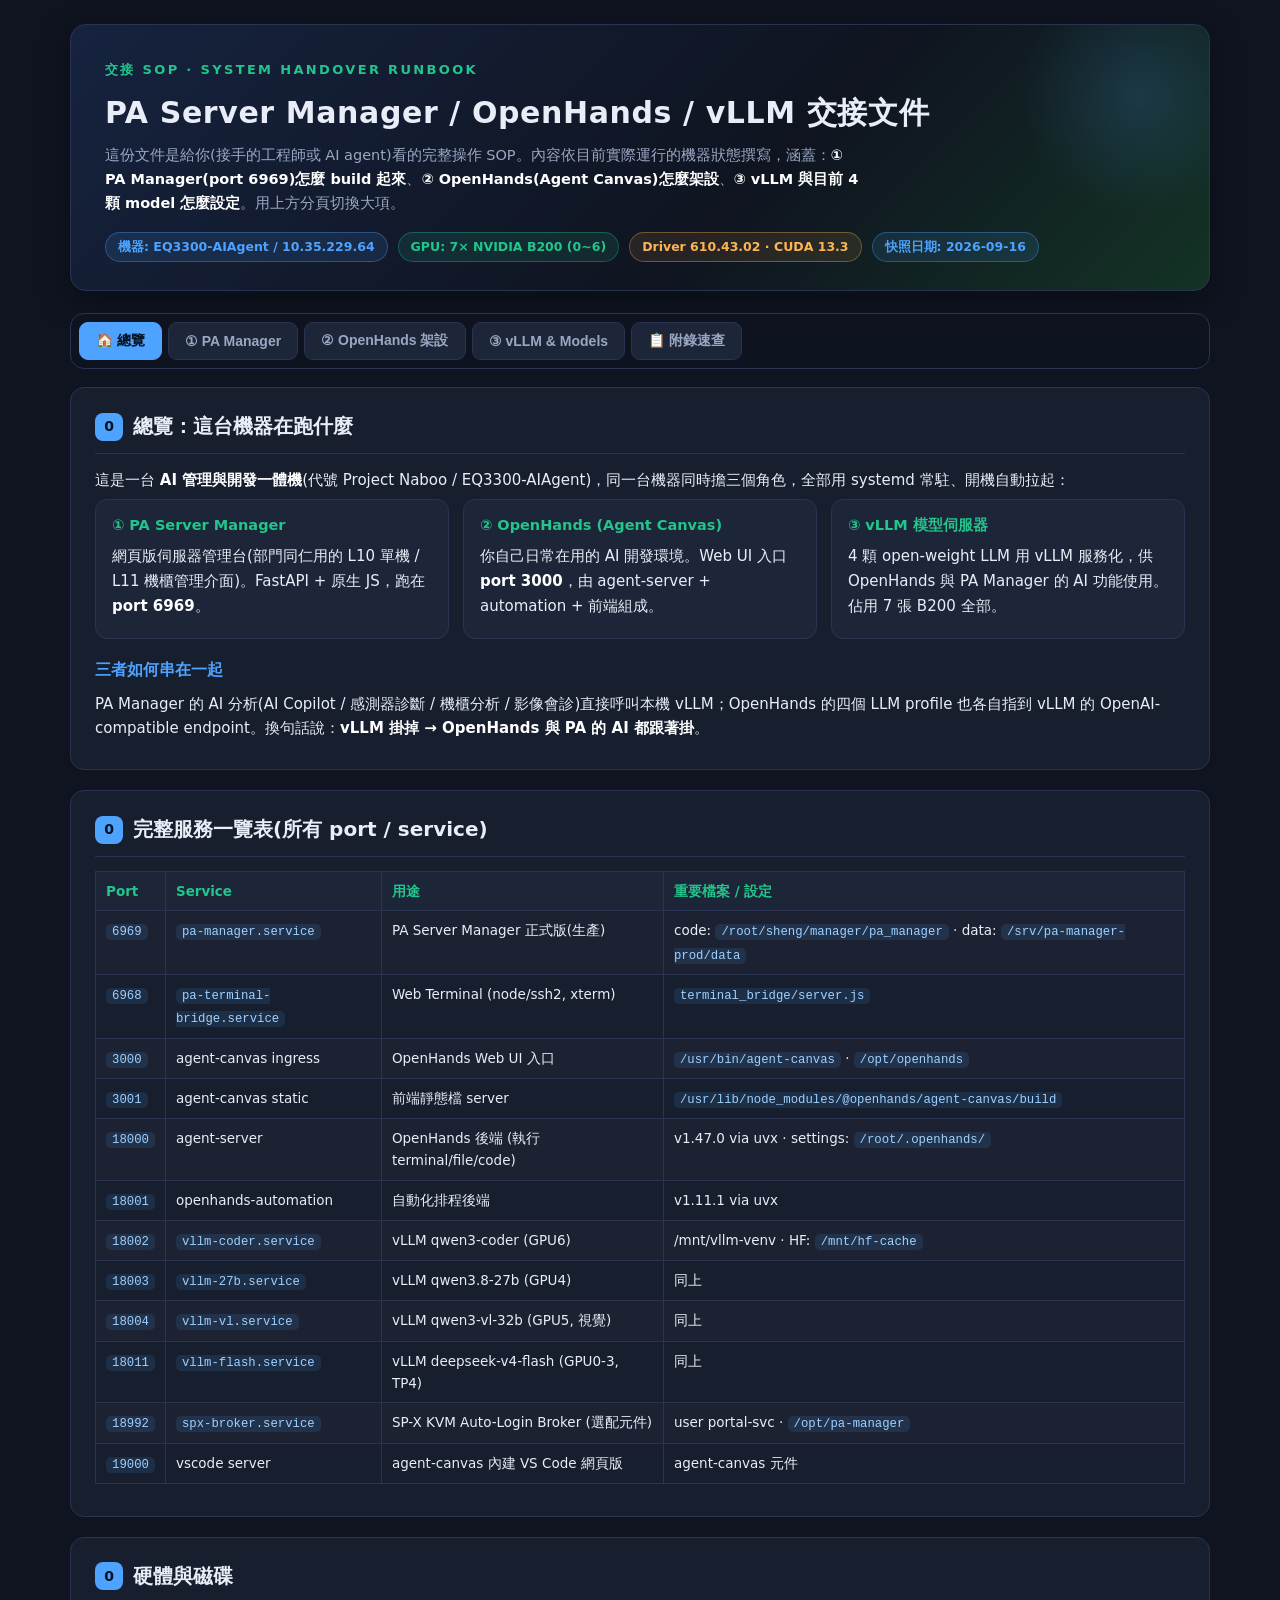
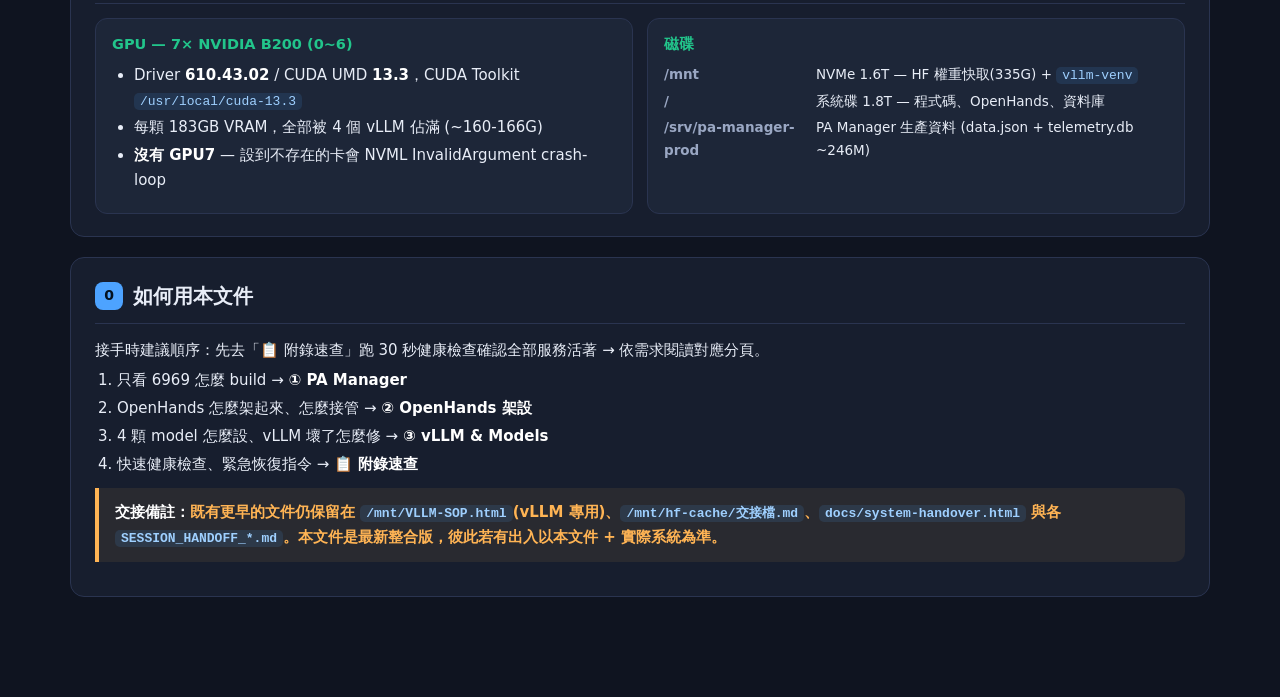
<file: docs/SOP_pa_manager_openhands_vllm.html>
<!DOCTYPE html>
<html lang="zh-Hant">
<head>
<meta charset="UTF-8">
<meta name="viewport" content="width=device-width, initial-scale=1.0">
<title>交接 SOP · PA Manager / OpenHands / vLLM</title>
<style>
:root{
  --bg:#0f1420; --panel:#171e2e; --panel2:#1d2638; --line:#2a3450;
  --ink:#e8edf7; --dim:#9aa7c3; --acc:#4da3ff; --acc2:#22c58b; --warn:#ffb454; --danger:#ff6b6b;
  --mono:"SF Mono",Consolas,"Courier New",monospace;
}
*{box-sizing:border-box;margin:0;padding:0}
html{scroll-behavior:smooth}
body{background:var(--bg);color:var(--ink);font-family:"Noto Sans TC","PingFang TC","Microsoft JhengHei",system-ui,sans-serif;line-height:1.65;font-size:15px}
#wrap{max-width:1180px;margin:0 auto;padding:24px 20px 80px}
header.hero{
  background:linear-gradient(135deg,#16233f 0%,#0f1420 60%,#143325 100%);
  border:1px solid var(--line);border-radius:16px;padding:34px 34px 28px;margin-bottom:22px;
  box-shadow:0 10px 30px rgba(0,0,0,.35);position:relative;overflow:hidden}
header.hero::after{content:"";position:absolute;right:-60px;top:-60px;width:260px;height:260px;border-radius:50%;background:radial-gradient(circle,rgba(77,163,255,.16),transparent 65%)}
.hero .eyebrow{color:var(--acc2);font-size:13px;letter-spacing:.18em;font-weight:700;text-transform:uppercase}
.hero h1{font-size:30px;margin:8px 0 6px;letter-spacing:.02em}
.hero p{color:var(--dim);font-size:14.5px;max-width:760px}
.hero .meta{margin-top:16px;display:flex;flex-wrap:wrap;gap:10px}
.pill{background:rgba(77,163,255,.12);border:1px solid rgba(77,163,255,.35);color:var(--acc);border-radius:999px;padding:4px 12px;font-size:12.5px;font-weight:600}
.pill.green{background:rgba(34,197,139,.12);border-color:rgba(34,197,139,.35);color:var(--acc2)}
.pill.amber{background:rgba(255,180,84,.10);border-color:rgba(255,180,84,.35);color:var(--warn)}
nav.tabs{display:flex;gap:6px;flex-wrap:wrap;margin-bottom:18px;position:sticky;top:10px;z-index:50;
  background:rgba(15,20,32,.88);backdrop-filter:blur(8px);padding:8px;border:1px solid var(--line);border-radius:14px}
nav.tabs button{border:1px solid var(--line);background:var(--panel2);color:var(--dim);padding:9px 16px;border-radius:9px;
  font-size:14px;font-weight:600;cursor:pointer;transition:.15s}
nav.tabs button:hover{color:var(--ink);border-color:var(--acc)}
nav.tabs button.active{background:var(--acc);border-color:var(--acc);color:#04121f}
.panel{display:none;animation:fade .25s ease}
.panel.active{display:block}
@keyframes fade{from{opacity:0;transform:translateY(6px)}to{opacity:1;transform:none}}
section.block{background:var(--panel);border:1px solid var(--line);border-radius:14px;padding:22px 24px;margin-bottom:20px}
section.block h2{font-size:20px;margin-bottom:14px;padding-bottom:10px;border-bottom:1px solid var(--line);display:flex;align-items:center;gap:10px}
section.block h2 .no{background:var(--acc);color:#04121f;border-radius:8px;min-width:28px;height:28px;display:inline-flex;align-items:center;justify-content:center;font-size:14px;font-weight:800}
h3{font-size:16px;margin:18px 0 8px;color:var(--acc)}
h4{font-size:14.5px;margin:14px 0 6px;color:var(--acc2)}
p{margin:6px 0}
ul,ol{margin:6px 0 6px 22px}
li{margin:3px 0}
b,strong{color:#fff}
a{color:var(--acc);text-decoration:none}
a:hover{text-decoration:underline}
code{font-family:var(--mono);background:rgba(77,163,255,.12);color:#9fd0ff;padding:1px 6px;border-radius:5px;font-size:13px}
pre{background:#0a0e18;border:1px solid var(--line);border-radius:10px;padding:14px 16px;overflow-x:auto;margin:10px 0;font-size:12.8px;line-height:1.5}
pre code{background:none;color:#c9e6ff;padding:0}
table{width:100%;border-collapse:collapse;margin:10px 0;font-size:13.5px}
th,td{border:1px solid var(--line);padding:8px 10px;text-align:left;vertical-align:top}
th{background:var(--panel2);color:var(--acc2);font-weight:700;white-space:nowrap}
tr:nth-child(even) td{background:rgba(255,255,255,.02)}
td code{font-size:12.3px}
.ok{color:var(--acc2);font-weight:700}
.warn{color:var(--warn);font-weight:700}
.bad{color:var(--danger);font-weight:700}
.callout{border-left:4px solid var(--acc);background:rgba(77,163,255,.08);padding:12px 16px;border-radius:0 10px 10px 0;margin:12px 0}
.callout.warn{border-color:var(--warn);background:rgba(255,180,84,.08)}
.callout.danger{border-color:var(--danger);background:rgba(255,107,107,.08)}
.callout.green{border-color:var(--acc2);background:rgba(34,197,139,.08)}
.grid2{display:grid;grid-template-columns:repeat(auto-fit,minmax(320px,1fr));gap:14px}
.card{background:var(--panel2);border:1px solid var(--line);border-radius:12px;padding:14px 16px}
.card h4{margin-top:0}
.kv{display:grid;grid-template-columns:140px 1fr;gap:4px 12px;font-size:13.5px}
.kv b{color:var(--dim)}
.toc{display:grid;grid-template-columns:repeat(auto-fit,minmax(220px,1fr));gap:10px;margin-top:6px}
.toc a{display:block;background:var(--panel2);border:1px solid var(--line);border-radius:10px;padding:10px 14px;font-weight:600;font-size:13.5px}
.toc a:hover{border-color:var(--acc)}
footer{margin-top:30px;color:var(--dim);font-size:12.5px;text-align:center;border-top:1px solid var(--line);padding-top:16px}
@media print{nav.tabs{display:none}.panel{display:block!important}.panel+.panel{margin-top:40px;page-break-before:always}body{background:#fff;color:#000}section.block{background:#fff;border-color:#ccc}}
</style>
</head>
<body>
<div id="wrap">
<header class="hero">
  <div class="eyebrow">交接 SOP · System Handover Runbook</div>
  <h1>PA Server Manager / OpenHands / vLLM 交接文件</h1>
  <p>這份文件是給你(接手的工程師或 AI agent)看的完整操作 SOP。內容依目前實際運行的機器狀態撰寫，涵蓋：<b>① PA Manager(port 6969)怎麼 build 起來</b>、<b>② OpenHands(Agent Canvas)怎麼架設</b>、<b>③ vLLM 與目前 4 顆 model 怎麼設定</b>。用上方分頁切換大項。</p>
  <div class="meta">
    <span class="pill">機器: EQ3300-AIAgent / 10.35.229.64</span>
    <span class="pill green">GPU: 7× NVIDIA B200 (0~6)</span>
    <span class="pill amber">Driver 610.43.02 · CUDA 13.3</span>
    <span class="pill">快照日期: 2026-09-16</span>
  </div>
</header>

<nav class="tabs" id="tabs">
  <button data-tab="tab0" class="active">🏠 總覽</button>
  <button data-tab="tab1">① PA Manager</button>
  <button data-tab="tab2">② OpenHands 架設</button>
  <button data-tab="tab3">③ vLLM &amp; Models</button>
  <button data-tab="tab4">📋 附錄速查</button>
</nav>

<div class="panel active" id="tab0">
  <section class="block">
    <h2><span class="no">0</span> 總覽：這台機器在跑什麼</h2>
    <p>這是一台 <b>AI 管理與開發一體機</b>(代號 Project Naboo / EQ3300-AIAgent)，同一台機器同時擔三個角色，全部用 systemd 常駐、開機自動拉起：</p>
    <div class="grid2">
      <div class="card">
        <h4>① PA Server Manager</h4>
        <p>網頁版伺服器管理台(部門同仁用的 L10 單機 / L11 機櫃管理介面)。FastAPI + 原生 JS，跑在 <b>port 6969</b>。</p>
      </div>
      <div class="card">
        <h4>② OpenHands (Agent Canvas)</h4>
        <p>你自己日常在用的 AI 開發環境。Web UI 入口 <b>port 3000</b>，由 agent-server + automation + 前端組成。</p>
      </div>
      <div class="card">
        <h4>③ vLLM 模型伺服器</h4>
        <p>4 顆 open-weight LLM 用 vLLM 服務化，供 OpenHands 與 PA Manager 的 AI 功能使用。佔用 7 張 B200 全部。</p>
      </div>
    </div>
    <h3>三者如何串在一起</h3>
    <p>PA Manager 的 AI 分析(AI Copilot / 感測器診斷 / 機櫃分析 / 影像會診)直接呼叫本機 vLLM；OpenHands 的四個 LLM profile 也各自指到 vLLM 的 OpenAI-compatible endpoint。換句話說：<b>vLLM 掛掉 → OpenHands 與 PA 的 AI 都跟著掛</b>。</p>
  </section>

  <section class="block">
    <h2><span class="no">0</span> 完整服務一覽表(所有 port / service)</h2>
    <table>
      <tr><th>Port</th><th>Service</th><th>用途</th><th>重要檔案 / 設定</th></tr>
      <tr><td><code>6969</code></td><td><code>pa-manager.service</code></td><td>PA Server Manager 正式版(生產)</td><td>code: <code>/root/sheng/manager/pa_manager</code> · data: <code>/srv/pa-manager-prod/data</code></td></tr>
      <tr><td><code>6968</code></td><td><code>pa-terminal-bridge.service</code></td><td>Web Terminal (node/ssh2, xterm)</td><td><code>terminal_bridge/server.js</code></td></tr>
      <tr><td><code>3000</code></td><td>agent-canvas ingress</td><td>OpenHands Web UI 入口</td><td><code>/usr/bin/agent-canvas</code> · <code>/opt/openhands</code></td></tr>
      <tr><td><code>3001</code></td><td>agent-canvas static</td><td>前端靜態檔 server</td><td><code>/usr/lib/node_modules/@openhands/agent-canvas/build</code></td></tr>
      <tr><td><code>18000</code></td><td>agent-server</td><td>OpenHands 後端 (執行 terminal/file/code)</td><td>v1.47.0 via uvx · settings: <code>/root/.openhands/</code></td></tr>
      <tr><td><code>18001</code></td><td>openhands-automation</td><td>自動化排程後端</td><td>v1.11.1 via uvx</td></tr>
      <tr><td><code>18002</code></td><td><code>vllm-coder.service</code></td><td>vLLM qwen3-coder (GPU6)</td><td>/mnt/vllm-venv · HF: <code>/mnt/hf-cache</code></td></tr>
      <tr><td><code>18003</code></td><td><code>vllm-27b.service</code></td><td>vLLM qwen3.8-27b (GPU4)</td><td>同上</td></tr>
      <tr><td><code>18004</code></td><td><code>vllm-vl.service</code></td><td>vLLM qwen3-vl-32b (GPU5, 視覺)</td><td>同上</td></tr>
      <tr><td><code>18011</code></td><td><code>vllm-flash.service</code></td><td>vLLM deepseek-v4-flash (GPU0-3, TP4)</td><td>同上</td></tr>
      <tr><td><code>18992</code></td><td><code>spx-broker.service</code></td><td>SP-X KVM Auto-Login Broker (選配元件)</td><td>user portal-svc · <code>/opt/pa-manager</code></td></tr>
      <tr><td><code>19000</code></td><td>vscode server</td><td>agent-canvas 內建 VS Code 網頁版</td><td>agent-canvas 元件</td></tr>
    </table>
  </section>

  <section class="block">
    <h2><span class="no">0</span> 硬體與磁碟</h2>
    <div class="grid2">
      <div class="card">
        <h4>GPU — 7× NVIDIA B200 (0~6)</h4>
        <ul>
          <li>Driver <b>610.43.02</b> / CUDA UMD <b>13.3</b>，CUDA Toolkit <code>/usr/local/cuda-13.3</code></li>
          <li>每顆 183GB VRAM，全部被 4 個 vLLM 佔滿 (~160-166G)</li>
          <li><b>沒有 GPU7</b> — 設到不存在的卡會 NVML InvalidArgument crash-loop</li>
        </ul>
      </div>
      <div class="card">
        <h4>磁碟</h4>
        <div class="kv">
          <b>/mnt</b><span>NVMe 1.6T — HF 權重快取(335G) + <code>vllm-venv</code></span>
          <b>/</b><span>系統碟 1.8T — 程式碼、OpenHands、資料庫</span>
          <b>/srv/pa-manager-prod</b><span>PA Manager 生產資料 (data.json + telemetry.db ~246M)</span>
        </div>
      </div>
    </div>
  </section>

  <section class="block">
    <h2><span class="no">0</span> 如何用本文件</h2>
    <p>接手時建議順序：先去「📋 附錄速查」跑 30 秒健康檢查確認全部服務活著 → 依需求閱讀對應分頁。</p>
    <ol>
      <li>只看 6969 怎麼 build → <b>① PA Manager</b></li>
      <li>OpenHands 怎麼架起來、怎麼接管 → <b>② OpenHands 架設</b></li>
      <li>4 顆 model 怎麼設、vLLM 壞了怎麼修 → <b>③ vLLM &amp; Models</b></li>
      <li>快速健康檢查、緊急恢復指令 → <b>📋 附錄速查</b></li>
    </ol>
    <div class="callout warn"><b>交接備註：</b>既有更早的文件仍保留在 <code>/mnt/VLLM-SOP.html</code>(vLLM 專用)、<code>/mnt/hf-cache/交接檔.md</code>、<code>docs/system-handover.html</code> 與各 <code>SESSION_HANDOFF_*.md</code>。本文件是最新整合版，彼此若有出入以本文件 + 實際系統為準。</div>
  </section>
</div>

<div class="panel" id="tab1">
  <section class="block">
    <h2><span class="no">1</span> PA Manager — 專案是什麼</h2>
    <p><b>Wistron PA Server Manager</b>：AI GPU 伺服器(與機櫃)的集中式網頁管理台，把 <b>L10(單機)</b> 與 <b>L11(機櫃)</b> 監控/控制統一在一個畫面。被控主機<b>不用裝 agent</b>，全靠 SSH(OS) + IPMI/BMC 溝通。歷史 telemetry 存 SQLite；瀏覽器內的終端機由獨立的 node/ssh2 bridge 提供。</p>
    <ul>
      <li>後端 <b>FastAPI (Python 3.12)</b>；前端 <b>原生 JavaScript</b>(無 framework、無 build step)</li>
      <li>GitHub: <code>https://github.com/wistroneq3300/pa-server-manager</code></li>
      <li>本機 checkout: <code>/root/sheng/manager/pa_manager</code>(git remote 指到上面 repo)</li>
    </ul>
    <h3>功能重點</h3>
    <div class="grid2">
      <div class="card"><h4>L10 單機</h4>系統增刪 / OS SSH、BMC、硬體清單(CPU/DIMM/SSD/GPU/NIC)、sensor 即時與歷史、<b>sensor AI 診斷</b>、電源控制、GPU 資訊。</div>
      <div class="card"><h4>L11 機櫃</h4>機櫃平面圖(U 槽)、拓樸圖、整櫃 telemetry、<b>機櫃 AI 分析</b>。</div>
      <div class="card"><h4>Terminal / 廣播</h4>瀏覽器內 xterm(OS+BMC)、系統廣播(一次送指令到多台)。</div>
      <div class="card"><h4>KVM</h4>單機 KVM(noVNC→BMC RFB)、KVM 同步廣播、SP-X 自動登入 broker。</div>
      <div class="card"><h4>AI Copilot</h4>自然語言操作界面，接本機 vLLM(見下方「AI 如何接 vLLM」)。</div>
      <div class="card"><h4>測試資料庫</h4>測試項目庫(testlib)管理、上傳 / 管理與檢視。</div>
    </div>
  </section>

  <section class="block">
    <h2><span class="no">1</span> 程式碼架構(資料夾)</h2>
    <pre><code>pa_manager/
├── main.py                 # FastAPI 主程式（後端全部邏輯，~130KB）
├── telemetry_core.py       # telemetry 收集 / 解析（含 AMD rocm-smi）
├── kvm_bridge.py           # KVM(RFB) proxy
├── requirements.txt        # Python 依賴（固定版本）
├── run.sh                  # 試跑用啟動 script
├── pa-manager.service      # systemd 範例（注意：路徑與實裝不同，見下）
├── static/                 # 前端（index.html + css + js/app.js）
├── terminal_bridge/        # node/ssh2 終端 bridge（獨立 service）
├── deploy/                 # SP-X broker 相關
├── spx_kvm_broker/         # SP-X KVM broker 套件（8 模組）
├── scripts/                # 測試資料庫建置/修復批次腳本
├── data/                   # 試用資料（生產資料在 /srv/pa-manager-prod/data）
└── tests/                  # 測試</code></pre>
    <p><b>重要路徑差異：</b>repo 內的 <code>pa-manager.service</code> <span class="warn">樣本檔</span>寫的是 <code>WorkingDirectory=/root/user/manager/pa_manager</code>(舊路徑)，而 <b>實際上裝在 /etc/systemd/system/ 的版本</b>已改成正確的 <code>/root/sheng/manager/pa_manager</code>。部署時若直接複製 repo 樣本會起不來，務必對照實裝 unit 修改。</p>
  </section>

  <section class="block">
    <h2><span class="no">1</span> 從零 Build（乾淨機器 / 乾淨 clone）</h2>
    <p>前置需求：<b>Linux + Python 3.12 + Node.js 18+</b>。</p>
    <h3>Step 1 — 抓程式碼</h3>
    <pre><code>git clone https://github.com/wistroneq3300/pa-server-manager.git
cd pa-server-manager</code></pre>
    <h3>Step 2 — Python 環境 + 依賴</h3>
    <pre><code>python3 -m venv .venv
source .venv/bin/activate
pip install -r requirements.txt</code></pre>
    <h3>Step 3 — Terminal bridge 的 node 依賴</h3>
    <pre><code>cd terminal_bridge
npm ci          # 用 package-lock.json（ssh2 + ws）
cd ..</code></pre>
    <h3>Step 4 — 準備資料目錄</h3>
    <p>程式讀 <code>PA_DATA_DIR</code> 環境變數（沒設就用程式所在目錄）。生產建議獨立資料夾：</p>
    <pre><code>export PA_DATA_DIR=/srv/pa-manager-prod/data
mkdir -p "$PA_DATA_DIR"</code></pre>
    <p>首次啟動資料夾是空的也行，上線後在網頁「Add System」建機台。若<span class="warn">遷移既有站</span>，就把舊的 <code>data.json</code> 與 <code>telemetry.db</code> 複製進去。</p>
    <h3>Step 5 — 啟動（試跑 vs 正式）</h3>
    <p><b>試跑（port 8788）：</b></p>
    <pre><code>source .venv/bin/activate
PORT=8788 bash run.sh
# http://localhost:8788/</code></pre>
    <p><b>正式（systemd, port 6969）：</b></p>
    <pre><code>sudo cp pa-manager.service pa-terminal-bridge.service /etc/systemd/system/
# ⚠️ 一定要編輯兩支 unit：WorkingDirectory、ExecStart 的 python 路徑、
#    Environment PA_DATA_DIR，都改成這台機器的實際路徑
sudo systemctl daemon-reload
sudo systemctl enable --now pa-terminal-bridge   # 先起 node bridge
sudo systemctl enable --now pa-manager           # 再起 python 後端
sudo systemctl status pa-manager pa-terminal-bridge</code></pre>
    <div class="callout"><b>兩支服務都要跑</b>，且 <code>pa-terminal-bridge</code> 要能讀同一個 <code>$PA_DATA_DIR/data.json</code>(它從這裡取機台帳密，不信任前端傳的密碼)。</div>
    <h3>Step 6 — 驗證</h3>
    <ul>
      <li>開 <code>http://&lt;host&gt;:6969/</code> UI 有出來</li>
      <li>System Manager 加一台(OS IP/user/pass) → 開 web terminal 確認 SSH 通</li>
      <li>開某機台/機櫃 Telemetry → AI 分析那幾行有繁體中文摘要(代表 vLLM 通)</li>
    </ul>
  </section>

  <section class="block">
    <h2><span class="no">1</span> 目前正式環境的實際設定</h2>
    <p><code>/etc/systemd/system/pa-manager.service</code>（實裝版，已修正路徑）：</p>
    <pre><code>[Service]
User=root
WorkingDirectory=/root/sheng/manager/pa_manager
Environment=PA_DATA_DIR=/srv/pa-manager-prod/data
Environment=PORT=6969
ExecStart=/usr/bin/python3.12 -m uvicorn main:app --host 0.0.0.0 --port 6969
Restart=always
RestartSec=3</code></pre>
    <p><code>/etc/systemd/system/pa-terminal-bridge.service</code>：</p>
    <pre><code>[Service]
User=root
WorkingDirectory=/root/sheng/manager/pa_manager/terminal_bridge
Environment=TERM_BRIDGE_PORT=6968
Environment=PA_DATA_DIR=/srv/pa-manager-prod/data
ExecStart=/usr/bin/node server.js
Restart=always
RestartSec=3</code></pre>
    <p><b>Podman/檔案權限注意：</b>PA 資料目錄 <code>/srv/pa-manager-prod/data</code> 是 <code>rwxrwxrwx</code>，所有相關服務用 root 跑。</p>
  </section>

  <section class="block">
    <h2><span class="no">1</span> AI 如何接本機 vLLM（重要！）</h2>
    <p>PA Manager 的「AI 功能」<b>已從舊版 Ollama 遷移到本機 vLLM</b>（Ollama 服務已停用）。端點寫死在 <code>main.py</code>：</p>
    <table>
      <tr><th>用途</th><th>URL / Model</th><th>對應 vLLM 服務</th></tr>
      <tr><td>一般 AI 分析（sensor/telemetry/rack/copilot/testlib）</td><td><code>VLLM_URL = http://127.0.0.1:18003</code> · <code>qwen3.8-27b</code></td><td>vllm-27b (GPU4)</td></tr>
      <tr><td>視覺 AI 會診（BMC KVM 截圖 / 機櫃照片）</td><td><code>VISION_URL = http://127.0.0.1:18004</code> · <code>qwen3-vl-32b</code></td><td>vllm-vl (GPU5)</td></tr>
      <tr><td>DeepSeek 相關(進階)</td><td><code>DEEPSEEK_URL = http://127.0.0.1:18011</code> · <code>deepseek-v4-flash</code></td><td>vllm-flash (GPU0-3)</td></tr>
    </table>
    <div class="callout warn"><b>也就是說：</b>PA 的 AI 分析依賴 <code>vllm-27b</code>(18003) 活著；影像功能依賴 <code>vllm-vl</code>(18004)。vLLM 掛就沒有 AI 分析(UI 顯示空字串)，但網站其他功能仍正常。</div>
    <h3>常見操作 / 更新指令</h3>
    <pre><code># 更新（程式碼從 GitHub 拉新）
cd /root/sheng/manager/pa_manager
git pull
# 若 python 依賴有變：
# source .venv/bin/activate && pip install -r requirements.txt
# 若 node 依賴有變：
# cd terminal_bridge && npm ci
sudo systemctl restart pa-manager pa-terminal-bridge

# Rollback
git log --oneline
git checkout &lt;要退回的 commit&gt;
sudo systemctl restart pa-manager pa-terminal-bridge</code></pre>
    <h3>備份(Production)</h3>
    <pre><code># 每日自動備份 backup_prod.sh（保留 14 份）→ 用 cron 每 02:00：
# 0 2 * * * /root/sheng/manager/pa_manager/backup_prod.sh >> /tmp/pa_backup.log 2>&1
# 手動備份：直接複製 $PA_DATA_DIR/(含 data.json + telemetry.db)</code></pre>
  </section>

  <section class="block">
    <h2><span class="no">1</span> 故障排除速查（PA Manager）</h2>
    <table>
      <tr><th>症狀</th><th>檢查 / 解法</th></tr>
      <tr><td>6969 完全連不上</td><td><code>systemctl status pa-manager</code>；<code>ss -tlnp | grep 6969</code>；journalctl log</td></tr>
      <tr><td>改了程式碼沒生效</td><td>正式版無 --reload，改完要 <code>restart pa-manager</code></td></tr>
      <tr><td>Web terminal 連不上</td><td><code>systemctl status pa-terminal-bridge</code>(6968)；確認它能讀 <code>$PA_DATA_DIR/data.json</code> 帳密</td></tr>
      <tr><td>AI 分析一片空白</td><td>vLLM 掛了。查 <code>curl http://127.0.0.1:18003/v1/models</code> → 見③ vLLM 章節</td></tr>
      <tr><td>起不來但路徑對</td><td>檢查 pyvenv python 路徑：實裝用系統 <code>/usr/bin/python3.12</code> 而非 .venv(可省)，依賴用 <code>pip install -r requirements.txt</code> 裝到系統即可</td></tr>
    </table>
  </section>
</div>

<div class="panel" id="tab2">
  <section class="block">
    <h2><span class="no">2</span> OpenHands — 這套是什麼 / 用哪些元件</h2>
    <p>這台機器上跑的是 <b>OpenHands Agent Canvas</b> —— 你每天的 AI 開發環境(網頁介面 + 內建 VS Code + 自動化)。它不是單一程式，而是由下列元件組成，全部由一支 systemd unit <code>agent-canvas.service</code> 拉起：</p>
    <table>
      <tr><th>元件</th><th>Port</th><th>版本</th><th>啟動方式</th></tr>
      <tr><td>Ingress (統一入口)</td><td><code>3000</code></td><td>@openhands/agent-canvas 1.18.0</td><td>node <code>ingress.mjs</code>（npm global）</td></tr>
      <tr><td>前端 (static)</td><td><code>3001</code></td><td>同上</td><td>node <code>static-server.mjs</code></td></tr>
      <tr><td>agent-server 後端</td><td><code>18000</code></td><td>openhands-agent-server <b>1.47.0</b></td><td>uvx (uv tool) 執行 <code>agent-server --import-modules canvas_ui_tool</code></td></tr>
      <tr><td>automation 後端</td><td><code>18001</code></td><td>openhands-automation <b>1.11.1</b></td><td>uvx 執行 <code>uvicorn openhands.automation.app:app</code></td></tr>
      <tr><td>內建 VS Code</td><td><code>19000</code></td><td>—</td><td>agent-canvas 內建 (base-path /vscode)</td></tr>
    </table>
    <div class="callout"><b>如何進 OpenHands：</b>瀏覽器開 <code>http://localhost:3000</code>（或 HTTP: 該機 IP:3000）。入口端點 <code>/api/*</code>→agent-server、<code>/api/automation/*</code>→automation、其餘→前端。</div>
  </section>

  <section class="block">
    <h2><span class="no">2</span> 安裝方式（重裝 / 新機器復刻）</h2>
    <h3>前置需求</h3>
    <ul>
      <li>Node.js (v22.23.2) + npm</li>
      <li>uv (or uvx) — 裝在 <code>/root/.local/bin/uv</code></li>
      <li>vLLM 四個 endpoint 要先在(見③) —— OpenHands 的 LLM 是接本機 vLLM</li>
    </ul>
    <h3>Step 1 — 裝 agent-canvas（npm global + CLI）</h3>
    <pre><code>npm install -g @openhands/agent-canvas     # 提供 /usr/bin/agent-canvas</code></pre>
    <h3>Step 2 — systemd unit</h3>
    <pre><code>[Unit]
Description=OpenHands Agent Canvas web UI
After=network.target

[Service]
Type=simple
ExecStart=/usr/bin/agent-canvas --port 3000
WorkingDirectory=/opt/openhands
Environment=HOME=/root
Environment=PATH=/root/.local/bin:/usr/local/cuda/bin:/usr/local/bin:/root/openmpi-5.0.8:/usr/local/sbin:/usr/local/bin:/usr/sbin:/usr/bin:/sbin:/bin:/usr/games:/usr/local/games:/snap/bin:/opt/mellanox/doca/tools/:/root/.local/bin
Restart=always
RestartSec=5
KillMode=control-group
TimeoutStopSec=20
StandardOutput=append:/var/log/agent-canvas.log
StandardError=append:/var/log/agent-canvas.log

[Install]
WantedBy=multi-user.target</code></pre>
    <pre><code>sudo cp agent-canvas.service /etc/systemd/system/
sudo systemctl daemon-reload
sudo systemctl enable --now agent-canvas
sudo systemctl status agent-canvas</code></pre>
    <p><code>/usr/bin/agent-canvas</code> 是一個 CLI：它會透過 <code>uvx</code> 動態拉 <code>openhands-agent-server</code> / <code>openhands-automation</code>(版本由環境變數 <code>OH_AGENT_SERVER_VERSION</code> 控制，預設 1.47.0)，再啟動 ingress + static + agent-server + automation 四個進程。除錯時看 log：<code>tail -f /var/log/agent-canvas.log</code>。</p>
    <p>也有現成的管理 script：<code>/opt/openhands/agent-canvas-ctl.sh start|stop|restart|status</code>(PID-file based)。</p>
  </section>

  <section class="block">
    <h2><span class="no">2</span> 設定與資料放哪（重要！）</h2>
    <p>OpenHands 的所有設定/資料都集中在 <code>/root/.openhands/</code>：</p>
    <table>
      <tr><th>路徑</th><th>內容</th></tr>
      <tr><td><code>/root/.openhands/settings.json</code></td><td>全局設定(agent 類型、conversation 參數、active_profile = deepseek-v4-flash 等)</td></tr>
      <tr><td><code>/root/.openhands/profiles/*.json</code></td><td><b>LLM profiles</b> — 每個 profile 指向一個 vLLM endpoint（見下）</td></tr>
      <tr><td><code>/root/.openhands/agent-profiles/*.json</code></td><td>agent 設定檔(default1/test1)、<code>llm_profile_ref</code> 指定預設用哪個 LLM profile</td></tr>
      <tr><td><code>/root/.openhands/agent-canvas/</code></td><td>conversations(dev_conversations)、bash_events、api-key、secret-key</td></tr>
      <tr><td><code>/root/.openhands/automation/automations.db</code></td><td>自動化排程資料庫</td></tr>
      <tr><td><code>/root/.openhands/secrets.json</code></td><td>加密的機密（api key 等）— <b>勿外流</b></td></tr>
      <tr><td><code>/root/.config/openhands/</code></td><td>UI 偏好(enabled_skills、analytics)</td></tr>
      <tr><td><code>/root/workspace/project/</code></td><td>各 conversation 的專案工作目錄</td></tr>
    </table>
    <div class="callout danger"><b>備份重點：</b>整個 <code>/root/.openhands/</code> 就是你 OpenHands 的「靈魂」—— conversations、profiles、settings。換機器/交接時整包複製過去即可還原目前狀態。</div>
  </section>

  <section class="block">
    <h2><span class="no">2</span> LLM profiles（OpenHands 用哪顆模型）</h2>
    <p>OpenHands 不是直接改 settings 指向模型，而是用 <b>LLM profile</b> 管理；每個 profile 是一個 JSON，指到一個 OpenAI-compatible endpoint。目前 4 個 profile 對應 4 顆 vLLM：</p>
    <table>
      <tr><th>profile</th><th>model (litellm)</th><th>base_url</th><th>vLLM 服務</th></tr>
      <tr><td>deepseek-v4-flash <b>(預設)</b></td><td><code>openai/deepseek-v4-flash</code></td><td><code>http://127.0.0.1:18011/v1</code></td><td>vllm-flash</td></tr>
      <tr><td>qwen3.8-27b</td><td><code>openai/qwen3.8-27b</code></td><td><code>http://127.0.0.1:18003/v1</code></td><td>vllm-27b</td></tr>
      <tr><td>qwen3-vl-32b</td><td><code>openai/qwen3-vl-32b</code></td><td><code>http://127.0.0.1:18004/v1</code></td><td>vllm-vl</td></tr>
      <tr><td>qwen3-coder</td><td><code>openai/qwen3-coder</code></td><td><code>http://127.0.0.1:18002/v1</code></td><td>vllm-coder</td></tr>
    </table>
    <p>profile 檔範例結構（<code>api_key</code> 欄位是<b>加密後的值</b>，複製既有 profile 改 model+base_url 最快）：</p>
    <pre><code>{
  "model": "openai/deepseek-v4-flash",
  "api_key": "&lt;encrypted&gt;",
  "auth_type": "api_key",
  "base_url": "http://127.0.0.1:18011/v1",
  "num_retries": 5, "timeout": 300,
  "api_mode": "auto", "stream": false, "native_tool_calling": true,
  "extended_thinking_budget": 200000, "reasoning_effort": "high",
  "schema_version": 1
}</code></pre>
    <p>開一個新 conversation 想用別顆模型 → 在 UI 用 switch_llm 選 profile 即可。預設 agent 用哪顆 → 看 <code>/root/.openhands/agent-profiles/default.json</code> 的 <code>llm_profile_ref</code>。</p>
  </section>

  <section class="block">
    <h2><span class="no">2</span> 運維指令速查（OpenHands）</h2>
    <pre><code>systemctl status agent-canvas                 # OpenHands 整包狀態
systemctl restart agent-canvas                # 重啟（會重拉 agent-server）
tail -f /var/log/agent-canvas.log             # 看 log
/opt/openhands/agent-canvas-ctl.sh status     # PID-file 狀態（3000/3001/18000/18001）

# 升級 agent-server 版本（改環境變數後重啟）
#   在 unit 加 Environment=OH_AGENT_SERVER_VERSION=x.y.z 然後 restart
# 或臨時：OH_AGENT_SERVER_VERSION=x.y.z /usr/bin/agent-canvas --port 3000

# 自動化後端 DB
/root/.openhands/automation/automations.db</code></pre>
    <div class="callout warn"><b>注意：</b>agent-canvas 用 <code>uvx --from openhands-agent-server==1.47.0</code> 方式執行，重啟/更新時會去 PyPI 抓指定版本，所以 <b>要能連 PyPI</b>。若離線環境，需先本地預載 uv 工具快取。</div>
  </section>

  <section class="block">
    <h2><span class="no">2</span> 故障排除（OpenHands）</h2>
    <table>
      <tr><th>症狀</th><th>檢查 / 解法</th></tr>
      <tr><td>3000 進不去</td><td><code>systemctl status agent-canvas</code>；<code>tail -f /var/log/agent-canvas.log</code></td></tr>
      <tr><td>開了對話但沒回應(卡 loading)</td><td>vLLM 掛了 → 檢查對應 endpoint <code>curl http://127.0.0.1:18011/v1/models</code>(預設 deepseek-v4-flash)。見③</td></tr>
      <tr><td>重啟後版本跑掉</td><td>確認 <code>OH_AGENT_SERVER_VERSION</code> 環境變數被正確設定</td></tr>
      <tr><td>port 被佔用</td><td>18001 若要給別人用 → vLLM flash 因此改用 <code>18011</code>(歷史緣由)</td></tr>
    </table>
  </section>
</div>

<div class="panel" id="tab3">
  <section class="block">
    <h2><span class="no">3</span> vLLM — 總覽與硬體</h2>
    <p>4 顆 open-weight 模型全部用 <b>vLLM 0.28.0</b>(OpenAI-compatible API) 服務化，各自的 systemd unit 管，開機自動拉起。vLLM 的 continuous batching + prefix caching 讓「20 人同時用」也撐得住。</p>
    <div class="grid2">
      <div class="card">
        <h4>關鍵路徑 / 環境</h4>
        <div class="kv">
          <b>vLLM venv</b><span><code>/mnt/vllm-venv</code>（vLLM 0.28.0, torch 2.13.0+cu130）</span>
          <b>HF 權重快取</b><span><code>/mnt/hf-cache</code>（335G 已用）</span>
          <b>CUDA Toolkit</b><span><code>/usr/local/cuda-13.3</code> (nvcc 13.3.73)</span>
          <b>Driver</b><span>610.43.02 · CUDA UMD 13.3</span>
          <b>GPU</b><span>7× NVIDIA B200 (0~6)，各 183GB</span>
        </div>
      </div>
      <div class="card">
        <h4>4 顆模型總表</h4>
        <table>
          <tr><th>service</th><th>模型 id</th><th>GPU</th><th>Port</th><th>Context</th></tr>
          <tr><td>vllm-flash</td><td>deepseek-v4-flash</td><td>0-3 (TP4)</td><td>18011</td><td>256K</td></tr>
          <tr><td>vllm-27b</td><td>qwen3.8-27b</td><td>4</td><td>18003</td><td>256K</td></tr>
          <tr><td>vllm-vl</td><td>qwen3-vl-32b</td><td>5</td><td>18004</td><td>64K</td></tr>
          <tr><td>vllm-coder</td><td>qwen3-coder</td><td>6</td><td>18002</td><td>64K</td></tr>
        </table>
      </div>
    </div>
    <div class="callout warn"><b>GPU 全滿：</b>7 張卡全部被 4 個 vLLM 佔用 ~160-166GB。GPU util 閒置 0%、推理時才跳到 98-100%(continuous batching)— 這<b>不是 telemetry bug</b>。GPU4-6(EngineCore) 常常 0% 是正常的。</div>
  </section>

  <section class="block">
    <h2><span class="no">3</span> 4 支 systemd unit 完整內容（現況快照）</h2>
    <p>這是「已內聯」版本 —— 所有環境變數與啟動參數都寫死在 unit 檔內，不需另外的 start script。位置：<code>/etc/systemd/system/vllm-*.service</code>。</p>

    <h3>vllm-flash.service — DeepSeek-V4-Flash（GPU0-3, TP4, port 18011, 256K）</h3>
    <pre><code>[Service]
User=root
Restart=always
RestartSec=5
Environment="CUDA_VISIBLE_DEVICES=0,1,2,3"
Environment="NCCL_SOCKET_IFNAME==lo"
Environment="NCCL_IB_DISABLE=1"
Environment="NCCL_NVLS_ENABLE=0"
Environment="VLLM_ALLREDUCE_USE_SYMM_MEM=0"
Environment="CUDA_HOME=/usr/local/cuda-13.3"
Environment="LD_LIBRARY_PATH=/usr/local/cuda-13.3/lib64"
Environment="HF_HOME=/mnt/hf-cache"
WorkingDirectory=/mnt
ExecStart=/mnt/vllm-venv/bin/python -m vllm.entrypoints.openai.api_server \
  --model /mnt/hf-cache/deepseek-ai/DeepSeek-V4-Flash-0731 \
  --served-model-name deepseek-v4-flash \
  --host 0.0.0.0 --port 18011 \
  --tensor-parallel-size 4 \
  --kv-cache-dtype fp8 --block-size 256 \
  --moe-backend auto --disable-custom-all-reduce \
  --attention_config.use_fp4_indexer_cache True \
  --tokenizer-mode deepseek_v4 \
  --tool-call-parser deepseek_v4 --enable-auto-tool-choice \
  --max-model-len 262144 \
  --gpu-memory-utilization 0.85 \
  --trust-remote-code
TimeoutStartSec=900
LimitNOFILE=1048576</code></pre>

    <h3>vllm-27b.service — Qwen3.8-27B（GPU4, TP1, port 18003, 256K）</h3>
    <pre><code>[Service]
User=root
Restart=always
RestartSec=5
Environment="CUDA_VISIBLE_DEVICES=4"
Environment="NCCL_SOCKET_IFNAME==lo"
Environment="NCCL_IB_DISABLE=1"
Environment="NCCL_NVLS_ENABLE=0"
Environment="VLLM_ALLREDUCE_USE_SYMM_MEM=0"
Environment="CUDA_HOME=/usr/local/cuda-13.3"
Environment="LD_LIBRARY_PATH=/usr/local/cuda-13.3/lib64"
Environment="HF_HOME=/mnt/hf-cache"
WorkingDirectory=/mnt
ExecStart=/mnt/vllm-venv/bin/python -m vllm.entrypoints.openai.api_server \
  --model /mnt/hf-cache/Qwen/Qwen3.8-27B \
  --served-model-name qwen3.8-27b \
  --host 0.0.0.0 --port 18003 \
  --tensor-parallel-size 1 \
  --gpu-memory-utilization 0.90 \
  --max-model-len 262144 \
  --trust-remote-code --enable-auto-tool-choice --tool-call-parser qwen3_coder
TimeoutStartSec=900
LimitNOFILE=1048576</code></pre>

    <h3>vllm-vl.service — Qwen3-VL-32B（GPU5, TP1, port 18004, 64K, 視覺）</h3>
    <pre><code>[Service]
User=root
Restart=always
RestartSec=5
Environment="CUDA_VISIBLE_DEVICES=5"
Environment="NCCL_SOCKET_IFNAME==lo"
Environment="NCCL_IB_DISABLE=1"
Environment="NCCL_NVLS_ENABLE=0"
Environment="VLLM_ALLREDUCE_USE_SYMM_MEM=0"
Environment="CUDA_HOME=/usr/local/cuda-13.3"
Environment="LD_LIBRARY_PATH=/usr/local/cuda-13.3/lib64"
Environment="HF_HOME=/mnt/hf-cache"
WorkingDirectory=/mnt
ExecStart=/mnt/vllm-venv/bin/python -m vllm.entrypoints.openai.api_server \
  --model /mnt/hf-cache/Qwen/Qwen3-VL-30B-A3B-Instruct \
  --served-model-name qwen3-vl-32b \
  --host 0.0.0.0 --port 18004 \
  --tensor-parallel-size 1 \
  --gpu-memory-utilization 0.90 \
  --max-model-len 65536 \
  --trust-remote-code --enable-auto-tool-choice --tool-call-parser qwen3_coder
TimeoutStartSec=900
LimitNOFILE=1048576</code></pre>

    <h3>vllm-coder.service — Qwen3-Coder-30B-A3B（GPU6, TP1, port 18002, 64K）</h3>
    <pre><code>[Service]
User=root
Restart=always
RestartSec=5
Environment="CUDA_VISIBLE_DEVICES=6"
Environment="VLLM_ATTENTION_BACKEND=TRITON_ATTN"
Environment="CUDA_HOME=/usr/local/cuda-13.3"
Environment="LD_LIBRARY_PATH=/usr/local/cuda-13.3/lib64"
Environment="HF_HOME=/mnt/hf-cache"
WorkingDirectory=/mnt
ExecStart=/mnt/vllm-venv/bin/python -m vllm.entrypoints.openai.api_server \
  --model /mnt/hf-cache/Qwen/Qwen3-Coder-30B-A3B-Instruct \
  --served-model-name qwen3-coder \
  --host 0.0.0.0 --port 18002 \
  --tensor-parallel-size 1 \
  --gpu-memory-utilization 0.90 \
  --max-model-len 65536 \
  --trust-remote-code --enable-auto-tool-choice --tool-call-parser qwen3_coder
TimeoutStartSec=900
LimitNOFILE=1048576</code></pre>
    <div class="callout"><b>共同重點：</b>四支 unit 都 <code>Restart=always</code> + <code>TimeoutStartSec=900</code>(給首次 JIT/flashinfer 編譯時間)、都設 <code>HF_HOME=/mnt/hf-cache</code>。真正的 model 權重路徑是 <code>/mnt/hf-cache/...</code>，不是 HF hub 預設位置。</div>
  </section>

  <section class="block">
    <h2><span class="no">3</span> vLLM 安裝（已有 venv / 乾淨重建）</h2>
    <pre><code># 目前：/mnt/vllm-venv 已裝 vLLM 0.28.0 (torch 2.13.0+cu130 / CUDA 13)
/mnt/vllm-venv/bin/vllm --version
/mnt/vllm-venv/bin/python -c "import torch;print(torch.__version__, torch.version.cuda)"

# 若需乾淨重建：
python3 -m venv /mnt/vllm-venv
/mnt/vllm-venv/bin/pip install --upgrade pip
/mnt/vllm-venv/bin/pip install "vllm"        # 最新版，配 CUDA 13
# flashinfer 若 FMHA 編譯掛掉，用 0.6.18.post1：
# /mnt/vllm-venv/bin/pip install "flashinfer-python==0.6.18.post1"</code></pre>
    <div class="callout danger"><b>關鍵：</b>vLLM 0.28 綁 CUDA 13。Driver 必須 ≥ CUDA 13(本機 610.43 / CUDA 13.3)。若還用 CUDA 12.8 driver 會報 <b>driver too old</b>。啟動一定要先 <code>export CUDA_HOME=/usr/local/cuda-13.3</code>（子進程才繼承得到）。</div>
    <h3>模型權重下載（HF snapshot_download）</h3>
    <pre><code>cat > /mnt/fetch_model.py &lt;&lt;'EOF'
import os
from huggingface_hub import snapshot_download
os.environ.setdefault("HF_HUB_DISABLE_XET", "1")
snapshot_download(repo_id="&lt;REPO_ID&gt;",
    local_dir="/mnt/hf-cache/&lt;REPO_ID&gt;",
    local_dir_use_symlinks=False)
print("OK")
EOF
cd /mnt && HF_HOME=/mnt/hf-cache HF_HUB_DISABLE_XET=1 \
  nohup /mnt/vllm-venv/bin/python /mnt/fetch_model.py &gt; /tmp/fetch.log 2&gt;&amp;1 &amp;</code></pre>
    <table>
      <tr><th>目標</th><th>repo_id</th><th>約略大小</th></tr>
      <tr><td>flash</td><td><code>deepseek-ai/DeepSeek-V4-Flash-0731</code></td><td>~160G</td></tr>
      <tr><td>coder</td><td><code>Qwen/Qwen3-Coder-30B-A3B-Instruct</code></td><td>57G</td></tr>
      <tr><td>27b</td><td><code>Qwen/Qwen3.8-27B</code></td><td>~55G</td></tr>
      <tr><td>vl</td><td><code>Qwen/Qwen3-VL-30B-A3B-Instruct</code></td><td>—</td></tr>
    </table>
    <div class="callout warn"><b>不要抓錯 repo：</b>27b 用官方 <code>Qwen/Qwen3.8-27B</code>；<code>-SSM-Instruct</code> 或 redashes/...SSMFIX 都是錯的(不存在 / 非官方)。</div>
  </section>

  <section class="block">
    <h2><span class="no">3</span> 啟動 / 停止 / 重啟 / 健康檢查</h2>
    <pre><code># 啟動（開機自動起，通常不必手動）
systemctl enable --now vllm-flash vllm-27b vllm-vl vllm-coder

# 一個 model ready 與否
curl -s --max-time 8 http://127.0.0.1:18011/v1/models | head
# 四個都查：
for p in 18002 18003 18004 18011; do echo "port $p:"; \
  curl -s --max-time 8 http://127.0.0.1:$p/v1/models | python3 -c "import sys,json;print([m['id'] for m in json.load(sys.stdin)['data']])" 2>/dev/null || echo "  DOWN"; done

# 看啟動 log（首啟可能花 10-20 分鐘做 kernel JIT 編譯）
journalctl -u vllm-flash -f --no-pager
grep "Uvicorn running\|Application startup complete" /var/log/syslog 2>/dev/null

# GPU 記憶體實況
nvidia-smi --query-gpu=index,memory.used --format=csv,noheader</code></pre>
  </section>

  <section class="block">
    <h2><span class="no">3</span> 三大魔鬼細節（踩過坑，最常再犯）</h2>
    <div class="callout danger"><h3>① B200 NCCL/NVLS 卡死（TP≥2 必看，flash 就是這樣解）</h3>
      <p>B200 的 <b>NVLink SHARP / NVLS multicast</b> 與 <b>torch symmetric memory</b> 路徑在 TP≥2 時會 hang（all_reduce 永不回傳、port 不 listen）。一定要：</p>
      <pre><code>export NCCL_SOCKET_IFNAME='=lo'      # 單機 loopback，避開 USB NIC
export NCCL_IB_DISABLE=1            # 單機不走 IB
export NCCL_NVLS_ENABLE=0           # ★ 關 NVLink SHARP/NVLS multicast（hang 主因）
export VLLM_ALLREDUCE_USE_SYMM_MEM=0 # 關 torch symmetric memory
# 啟動參數再加：--disable-custom-all-reduce（讓 vLLM 只走 PYNCCL）</code></pre>
      <p>成功時 NCCL log 會看到 <code>0 nvls channels</code> + <code>via P2P/CUMEM</code>；vLLM log 看到 <code>Using ['PYNCCL'] all-reduce backends</code>。<b>不要</b> <code>NCCL_P2P_DISABLE=1</code>(要保留 NVLink P2P)；<b>不要</b>手動 export RANK/WORLD_SIZE。</p>
    </div>
    <div class="callout warn"><h3>② flash 的 TP 不能 =3</h3>
      <p>DeepSeek V4 有 <b>64 attention heads</b>，64/3 不整除 → validation error。TP 必須是 1/2/4/8。目前用 <b>TP4 (GPU0-3)</b>。</p>
    </div>
    <div class="callout warn"><h3>③ 這台只有 7 張卡 (0~6)</h3>
      <p>不要設 <code>CUDA_VISIBLE_DEVICES=7</code> 或超過的 index —— 會 NVML InvalidArgument crash-loop。另：<code>--served-model-name "a b"</code>(空白) 在 vLLM 0.28 會被當<b>單一字串 id</b>，不是多 alias，命名要用單一 token。</p>
    </div>
  </section>

  <section class="block">
    <h2><span class="no">3</span> 並發調校（20 人同時用）</h2>
    <table>
      <tr><th>手法</th><th>現況</th></tr>
      <tr><td>prefix caching</td><td>啟用 — openhands 的 system prompt/AGENTS.md/工具定義在各 agent 間重複 → vLLM 共享 KV</td></tr>
      <tr><td>continuous batching</td><td>內建，不需固定 slot</td></tr>
      <tr><td>KV cache dtype fp8</td><td>flash 用 <code>--kv-cache-dtype fp8</code> 省一半 KV 記憶體</td></tr>
      <tr><td>GPU 記憶體配置</td><td><code>--gpu-memory-utilization 0.90</code>(flash 0.85 留 headroom)</td></tr>
      <tr><td>DSpark 推測解碼</td><td>flash(0731) 專屬，目前<b>未開</b>(要開再單獨加 --speculative-config，一次別加一堆變數)</td></tr>
      <tr><td>MoE</td><td><code>--moe-backend auto</code>(本機偵測到 TrtLlmBf16ExpertsMoE)</td></tr>
    </table>
    <h4>測並發</h4>
    <pre><code>seq 8 | xargs -P8 -I{} curl -s http://127.0.0.1:18003/v1/chat/completions \
  -H "Content-Type: application/json" \
  -d '{"model":"qwen3.8-27b","messages":[{"role":"user","content":"hi"}],"max_tokens":256}' \
  -o /dev/null -w "%{http_code} %{time_total}s\n"</code></pre>
  </section>

  <section class="block">
    <h2><span class="no">3</span> Troubleshooting（vLLM 常見地雷）</h2>
    <table>
      <tr><th>症狀</th><th>解法</th></tr>
      <tr><td>driver too old (12080)</td><td>vLLM 0.28 綁 cu130，driver 升到 ≥ CUDA 13</td></tr>
      <tr><td>找不到 nvcc / cuda_home 不存在</td><td>裝完整 CUDA toolkit 到 /usr/local/cuda-13.3，啟動前 <code>export CUDA_HOME</code></td></tr>
      <tr><td>cuda_toolkit.h incompatible</td><td>CUDA_HOME 用系統的 /usr/local/cuda-13.3 而非 pip 路徑，首編 5-20 分鐘正常</td></tr>
      <tr><td>FMHA JIT 死：MAX_OVERSIZED_SHARED_MEM 未定義</td><td><code>pip install "flashinfer-python==0.6.18.post1"</code> + 清 /root/.cache/flashinfer 舊 cache</td></tr>
      <tr><td>啟動停在 pipe_read / 等 flashinfer 編譯</td><td>首次要 10-20 分鐘，看 /root/.cache/flashinfer 有無 .o 產出；趕時間可暫時 --enforce-eager</td></tr>
      <tr><td>TP≥2 NCCL hang</td><td>見上方「魔鬼細節①」</td></tr>
      <tr><td>崩潰迴圈殘留 worker 吃 GPU mem（假性 OOM）</td><td><code>systemctl kill -s SIGKILL vllm-&lt;name&gt;</code> → 確認該卡 mem 歸零 → 用 gpu-memory-utilization 0.85 重起</td></tr>
      <tr><td>HF 下載中斷</td><td>snapshot_download 會 resume，重跑同 script 即可；設 HF_HUB_DISABLE_XET=1</td></tr>
    </table>
  </section>
</div>

<div class="panel" id="tab4">
  <section class="block">
    <h2><span class="no">4</span> 30 秒健康檢查（接手第一步）</h2>
    <pre><code># 1) 所有關鍵 service 是否 active+enabled
systemctl is-active pa-manager pa-terminal-bridge agent-canvas \
  vllm-flash vllm-27b vllm-vl vllm-coder

# 2) 4 顆 vLLM endpoint 是否回應
for p in 18002 18003 18004 18011; do echo "port $p:"; \
  curl -s --max-time 8 http://127.0.0.1:$p/v1/models | python3 -c "import sys,json;print([m['id'] for m in json.load(sys.stdin)['data']])" 2>/dev/null || echo "  DOWN"; done

# 3) PA 網頁有回應
curl -s -o /dev/null -w "6969 -> HTTP %{http_code}\n" http://127.0.0.1:6969/

# 4) GPU 記憶體
nvidia-smi --query-gpu=index,memory.used --format=csv,noheader</code></pre>
    <p>全部 green = 系統正常。任一 vLLM DOWN → OpenHands 與 PA AI 會受影響，見③ Troubleshooting。</p>
  </section>

  <section class="block">
    <h2><span class="no">4</span> 關鍵路徑總表</h2>
    <table>
      <tr><th>項目</th><th>路徑</th></tr>
      <tr><td>PA Manager 程式碼</td><td><code>/root/sheng/manager/pa_manager</code> (git remote → GitHub wistroneq3300/pa-server-manager)</td></tr>
      <tr><td>PA Manager 生產資料</td><td><code>/srv/pa-manager-prod/data</code>(data.json + telemetry.db)</td></tr>
      <tr><td>PA 備份 script</td><td><code>/root/sheng/manager/pa_manager/backup_prod.sh</code></td></tr>
      <tr><td>sutctl（SUT 控制工具）</td><td><code>/root/sheng/sutctl/sutctl</code>（list/status/run/bmc）</td></tr>
      <tr><td>OpenHands 設定與資料</td><td><code>/root/.openhands/</code>(profiles、settings、agent-profiles、conversations、automations.db)</td></tr>
      <tr><td>OpenHands 前端</td><td><code>/usr/lib/node_modules/@openhands/agent-canvas/build</code></td></tr>
      <tr><td>OpenHands 管理 script</td><td><code>/opt/openhands/agent-canvas-ctl.sh</code></td></tr>
      <tr><td>vLLM venv</td><td><code>/mnt/vllm-venv</code></td></tr>
      <tr><td>模型權重</td><td><code>/mnt/hf-cache/</code>(deepseek-ai/..., Qwen/...)</td></tr>
      <tr><td>vLLM systemd unit</td><td><code>/etc/systemd/system/vllm-*.service</code>（含所有啟動參數，已內聯）</td></tr>
      <tr><td>CUDA Toolkit</td><td><code>/usr/local/cuda-13.3</code></td></tr>
    </table>
  </section>

  <section class="block">
    <h2><span class="no">4</span> 所有 service 一覽與常見指令</h2>
    <table>
      <tr><th>service</th><th>port</th><th>作用</th><th>restart 指令</th></tr>
      <tr><td>pa-manager</td><td>6969</td><td>PA 網頁後端</td><td><code>systemctl restart pa-manager</code></td></tr>
      <tr><td>pa-terminal-bridge</td><td>6968</td><td>Web terminal</td><td><code>systemctl restart pa-terminal-bridge</code></td></tr>
      <tr><td>agent-canvas</td><td>3000/3001/18000/18001/19000</td><td>OpenHands 整包</td><td><code>systemctl restart agent-canvas</code></td></tr>
      <tr><td>vllm-flash</td><td>18011</td><td>deepseek-v4-flash (GPU0-3)</td><td><code>systemctl restart vllm-flash</code></td></tr>
      <tr><td>vllm-27b</td><td>18003</td><td>qwen3.8-27b (GPU4)</td><td><code>systemctl restart vllm-27b</code></td></tr>
      <tr><td>vllm-vl</td><td>18004</td><td>qwen3-vl-32b (GPU5)</td><td><code>systemctl restart vllm-vl</code></td></tr>
      <tr><td>vllm-coder</td><td>18002</td><td>qwen3-coder (GPU6)</td><td><code>systemctl restart vllm-coder</code></td></tr>
      <tr><td>spx-broker</td><td>18992</td><td>SP-X KVM broker（選配）</td><td><code>systemctl restart spx-broker</code></td></tr>
    </table>
    <div class="callout warn"><b>重啟順序建議：</b>先 vLLM（模型要時間載入/JIT）→ 再 agent-canvas → 再 pa-manager（它起動時會去連 vLLM）。若只是改 PA 程式碼，重啟 pa-manager 就好。</div>
  </section>

  <section class="block">
    <h2><span class="no">4</span> 交接備忘 / 重要事實</h2>
    <ul>
      <li><b>完整備份 =</b> <code>/root/sheng/manager/pa_manager</code>(git 已同步 GitHub，直接 git clone 可還原) + <code>/srv/pa-manager-prod/data</code>(機器資料+telemetry) + <code>/root/.openhands/</code>(OpenHands 靈魂) + <code>/mnt/hf-cache</code>(模型權重 335G，壞了要重抓)+ <code>/etc/systemd/system/{pa-manager,pa-terminal-bridge,agent-canvas,vllm-*,spx-broker}.service</code></li>
      <li><b>service 的 unit 檔是「實作真相」</b> — vLLM 全部參數、環境變數都以 /etc/systemd/system/ 為準；repo 內的 pa-manager.service 樣本路徑是舊的。</li>
      <li><b>Ollama 已全面停用</b>(ol-* 皆 inactive)，PA 與 OpenHands 都改用 vLLM。舊 Ollama profile 保留為 .bak-ollama。</li>
      <li><b>Port 18001</b> 被 openhands-automation 佔用 → vLLM flash 才用 18011（歷史原因）。</li>
      <li>PA Manager 的 AI 一律走 <code>http://127.0.0.1:18003</code>(qwen3.8-27b)，影像走 <code>18004</code>，進階走 <code>18011</code>。</li>
      <li>OpenHands 預設 LLM = <b>deepseek-v4-flash</b>（active profile），agent server 版本 1.47.0。</li>
      <li>這台沒有 GPU7；B200 NVLS/SYMM_MEM 有 hang 問題，flash 的 TP4 環境變數一行都不能少。</li>
    </ul>
  </section>

  <section class="block">
    <h2><span class="no">4</span> 相關既有文件參考</h2>
    <table>
      <tr><th>文件</th><th>位置</th><th>內容</th></tr>
      <tr><td>vLLM 專用 SOP</td><td><code>/mnt/VLLM-SOP.html</code>（副本 /root/VLLM-SOP.html）</td><td>vLLM 安裝/下載/啟動/並發/troubleshooting 全文</td></tr>
      <tr><td>遷移交接筆記</td><td><code>/mnt/hf-cache/交接檔.md</code></td><td>Ollama→vLLM 遷移全程、NCCL debug 記錄</td></tr>
      <tr><td>PA 交接</td><td><code>docs/system-handover.html</code>、README.md</td><td>PA 專案交接</td></tr>
      <tr><td>本機 OpenHands 自帶說明</td><td>README.md / AGENTS.md</td><td>專案知識、CJK 安全規則</td></tr>
    </table>
  </section>
</div>


</div>
<script>
const tabs=document.querySelectorAll('nav.tabs button');
const panels=document.querySelectorAll('.panel');
tabs.forEach(b=>b.addEventListener('click',()=>{
  tabs.forEach(x=>x.classList.remove('active'));
  panels.forEach(x=>x.classList.remove('active'));
  b.classList.add('active');
  document.getElementById(b.dataset.tab).classList.add('active');
  window.scrollTo({top:0,behavior:'smooth'});
}));
</script>
</body>
</html>
</file>
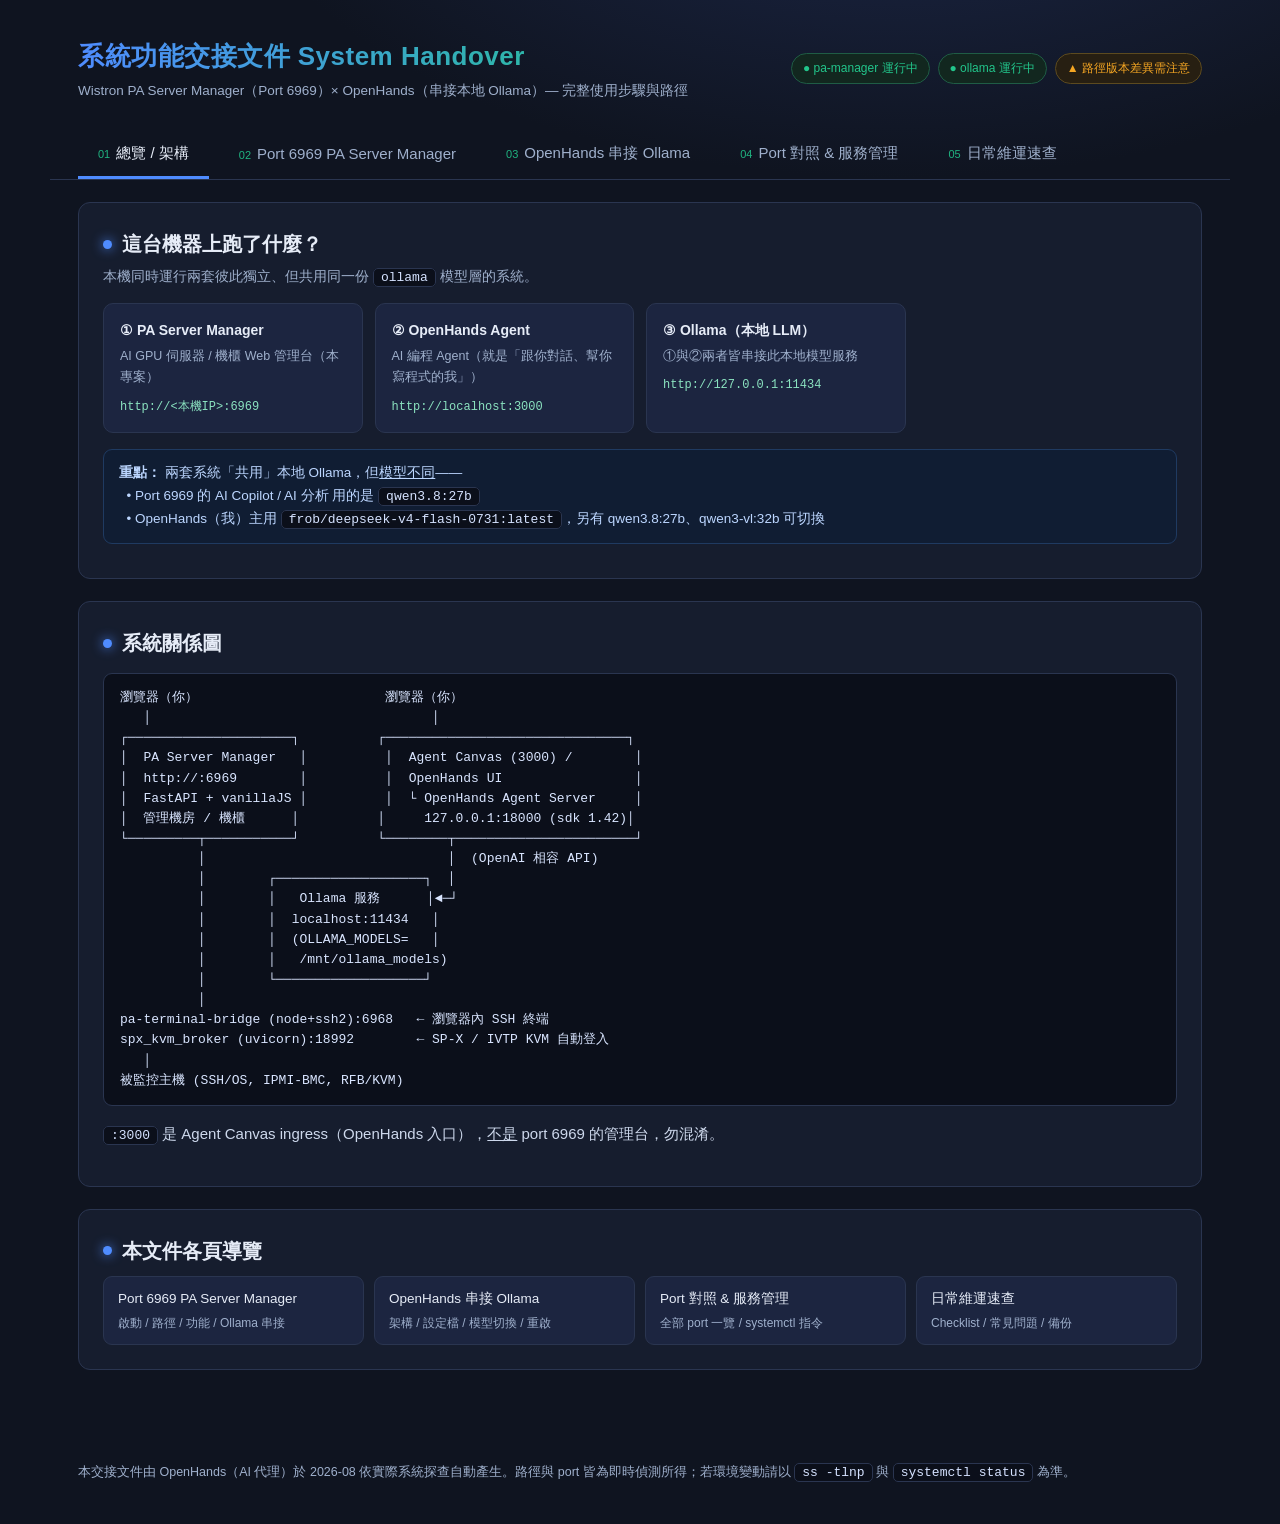
<file: docs/system-handover.html>
<!DOCTYPE html>
<html lang="zh-Hant">
<head>
<meta charset="UTF-8">
<meta name="viewport" content="width=device-width, initial-scale=1.0">
<title>系統功能交接文件 — Port 6969 × OpenHands</title>
<style>
  :root{
    --bg:#0f1420; --panel:#161d2e; --panel2:#1c2540; --line:#2a3550;
    --txt:#e6ecf7; --muted:#9fb0cc; --accent:#4f8cff; --accent2:#22c58b;
    --warn:#f5a623; --danger:#ff5d5d; --code:#0b0f1a;
    --mono:"SFMono-Regular",Consolas,"Liberation Mono",Menlo,monospace;
  }
  *{box-sizing:border-box;}
  body{
    margin:0;font-family:-apple-system,"Segoe UI","PingFang TC","Microsoft JhengHei","Noto Sans TC",sans-serif;
    background:radial-gradient(1200px 600px at 70% -10%,#1c2748 0%,var(--bg) 55%);
    color:var(--txt);line-height:1.7;font-size:15px;
  }
  header{
    padding:34px 28px 20px;max-width:1180px;margin:0 auto;
    display:flex;align-items:center;gap:18px;flex-wrap:wrap;
  }
  header .logo{font-size:26px;font-weight:700;letter-spacing:.5px;
    background:linear-gradient(90deg,var(--accent),var(--accent2));-webkit-background-clip:text;background-clip:text;color:transparent;}
  header .sub{color:var(--muted);font-size:13.5px;margin-top:2px;}
  header .badges{margin-left:auto;display:flex;gap:8px;flex-wrap:wrap;}
  .badge{font-size:12px;padding:4px 11px;border-radius:999px;border:1px solid var(--line);color:var(--muted);white-space:nowrap;}
  .badge.ok{color:var(--accent2);border-color:#1f5c45;background:#12271f;}
  .badge.warn{color:var(--warn);border-color:#5c4a1f;background:#271f12;}

  nav.tabs{
    max-width:1180px;margin:8px auto 0;padding:0 28px;
    display:flex;gap:10px;border-bottom:1px solid var(--line);flex-wrap:wrap;
  }
  nav.tabs button{
    background:transparent;border:none;color:var(--muted);font-size:15px;
    padding:13px 20px;cursor:pointer;border-bottom:3px solid transparent;
    font-family:inherit;transition:.15s;font-weight:500;
  }
  nav.tabs button:hover{color:var(--txt);}
  nav.tabs button.active{color:var(--txt);border-bottom-color:var(--accent);}
  nav.tabs button .n{font-size:11px;color:var(--accent2);opacity:.9;margin-right:6px;}

  main{max-width:1180px;margin:0 auto;padding:22px 28px 60px;}
  .panel{display:none;}
  .panel.active{display:block;animation:fade .25s ease;}
  @keyframes fade{from{opacity:0;transform:translateY(4px)}to{opacity:1;transform:none}}

  section{background:var(--panel);border:1px solid var(--line);border-radius:12px;padding:24px;margin-bottom:22px;}
  h2.section{font-size:20px;margin:0 0 4px;display:flex;align-items:center;gap:10px;}
  h2.section .dot{width:9px;height:9px;border-radius:50%;background:var(--accent);display:inline-block;box-shadow:0 0 12px var(--accent);}
  h3{font-size:16px;color:var(--txt);margin:26px 0 10px;border-left:3px solid var(--accent);padding-left:10px;}
  .lead{color:var(--muted);font-size:14px;margin:0 0 14px;}
  p{color:#cdd8ec;}
  code,.cmd,.path{font-family:var(--mono);font-size:13px;background:var(--code);border:1px solid var(--line);border-radius:5px;padding:1px 7px;color:#d5e2ff;}
  pre{
    font-family:var(--mono);font-size:13px;background:var(--code);border:1px solid var(--line);
    border-radius:9px;padding:14px 16px;overflow-x:auto;color:#d9e5ff;line-height:1.55;
  }
  pre .c{color:#7d8db0;font-style:italic;}
  pre b{color:#ffc46b;font-weight:600;}
  table{width:100%;border-collapse:collapse;font-size:13.5px;margin:8px 0;}
  th,td{text-align:left;padding:9px 12px;border:1px solid var(--line);vertical-align:top;}
  th{background:var(--panel2);color:#cfdbf5;font-weight:600;white-space:nowrap;}
  td code{white-space:nowrap;}
  tr:nth-child(even) td{background:#141b2c;}
  ul,ol{padding-left:22px;color:#cdd8ec;}
  li{margin:4px 0;}
  .toc{display:grid;grid-template-columns:repeat(auto-fill,minmax(240px,1fr));gap:10px;margin-top:8px;}
  .toc a{display:block;background:var(--panel2);border:1px solid var(--line);border-radius:9px;
    padding:11px 14px;color:var(--txt);text-decoration:none;font-size:13.5px;transition:.15s;}
  .toc a:hover{border-color:var(--accent);transform:translateY(-1px);}
  .toc a small{display:block;color:var(--muted);font-size:12px;margin-top:2px;}

  .alert{border-radius:9px;padding:12px 15px;font-size:13.5px;border:1px solid;margin:10px 0;}
  .alert.danger{background:#2b1418;border-color:#5d2228;color:#ffb3b3;}
  .alert.warn{background:#29200f;border-color:#5d4a1f;color:#ffd591;}
  .alert.info{background:#101d33;border-color:#1f3a61;color:#bcd6ff;}
  .alert b{font-weight:600;}

  .cardgrid{display:grid;grid-template-columns:repeat(auto-fill,minmax(250px,1fr));gap:12px;margin-top:10px;}
  .card{background:var(--panel2);border:1px solid var(--line);border-radius:10px;padding:15px 16px;}
  .card .t{font-weight:600;color:var(--txt);font-size:14px;margin-bottom:3px;}
  .card .d{color:var(--muted);font-size:12.5px;}
  .card .p{font-family:var(--mono);font-size:12px;color:#8be3c0;margin-top:8px;word-break:break-all;}

  .steps{counter-reset:st;margin-top:10px;list-style:none;padding-left:0;}
  .steps li{counter-increment:st;position:relative;padding:10px 0 10px 44px;border-left:2px solid var(--line);margin:0 0 2px 16px;color:#cdd8ec;}
  .steps li:before{content:counter(st);position:absolute;left:-18px;top:10px;width:34px;height:34px;border-radius:50%;
    background:var(--panel2);border:2px solid var(--accent);color:var(--accent2);font-weight:700;
    display:flex;align-items:center;justify-content:center;font-size:14px;}
  .steps li:last-child{border-left:2px solid transparent;}

  footer{max-width:1180px;margin:0 auto;padding:10px 28px 40px;color:var(--muted);font-size:12.5px;}
  .kbd{background:var(--code);border:1px solid var(--line);border-bottom-width:3px;border-radius:5px;padding:1px 7px;font-family:var(--mono);font-size:12px;}
  @media(max-width:720px){header,main,nav.tabs{padding-left:16px;padding-right:16px;} header .badges{margin-left:0;width:100%;}}
</style>
</head>
<body>

<header>
  <div>
    <div class="logo">系統功能交接文件 System Handover</div>
    <div class="sub">Wistron PA Server Manager（Port 6969）× OpenHands（串接本地 Ollama）— 完整使用步驟與路徑</div>
  </div>
  <div class="badges">
    <span class="badge ok">● pa-manager 運行中</span>
    <span class="badge ok">● ollama 運行中</span>
    <span class="badge warn">▲ 路徑版本差異需注意</span>
  </div>
</header>

<nav class="tabs">
  <button class="active" data-t="tab1"><span class="n">01</span>總覽 / 架構</button>
  <button data-t="tab2"><span class="n">02</span>Port 6969 PA Server Manager</button>
  <button data-t="tab3"><span class="n">03</span>OpenHands 串接 Ollama</button>
  <button data-t="tab4"><span class="n">04</span>Port 對照 &amp; 服務管理</button>
  <button data-t="tab5"><span class="n">05</span>日常維運速查</button>
</nav>

<main>

<!-- ============ TAB 1 : 總覽 ============ -->
<div class="panel active" id="tab1">
  <section>
    <h2 class="section"><span class="dot"></span>這台機器上跑了什麼？</h2>
    <p class="lead">本機同時運行兩套彼此獨立、但共用同一份 <code>ollama</code> 模型層的系統。</p>
    <div class="cardgrid">
      <div class="card"><div class="t">① PA Server Manager</div><div class="d">AI GPU 伺服器 / 機櫃 Web 管理台（本專案）</div><div class="p">http://&lt;本機IP&gt;:6969</div></div>
      <div class="card"><div class="t">② OpenHands Agent</div><div class="d">AI 編程 Agent（就是「跟你對話、幫你寫程式的我」）</div><div class="p">http://localhost:3000</div></div>
      <div class="card"><div class="t">③ Ollama（本地 LLM）</div><div class="d">①與②兩者皆串接此本地模型服務</div><div class="p">http://127.0.0.1:11434</div></div>
    </div>
    <div class="alert info" style="margin-top:16px"><b>重點：</b> 兩套系統「共用」本地 Ollama，但<u>模型不同</u>——<br>
      &nbsp;&nbsp;• Port 6969 的 AI Copilot / AI 分析 用的是 <code>qwen3.8:27b</code><br>
      &nbsp;&nbsp;• OpenHands（我）主用 <code>frob/deepseek-v4-flash-0731:latest</code>，另有 qwen3.8:27b、qwen3-vl:32b 可切換</div>
  </section>

  <section>
    <h2 class="section"><span class="dot"></span>系統關係圖</h2>
<pre>瀏覽器（你）                        瀏覽器（你）
   │                                    │
┌─────────────────────┐          ┌───────────────────────────────┐
│  PA Server Manager   │          │  Agent Canvas (3000) /        │
│  http://:6969        │          │  OpenHands UI                 │
│  FastAPI + vanillaJS │          │  └ OpenHands Agent Server     │
│  管理機房 / 機櫃      │          │     127.0.0.1:18000 (sdk 1.42)│
└─────────┬───────────┘          └────────┬───────────────────────┘
          │                               │  (OpenAI 相容 API)
          │        ┌───────────────────┐  │
          │        │   Ollama 服務      │◄─┘
          │        │  localhost:11434   │
          │        │  (OLLAMA_MODELS=   │
          │        │   /mnt/ollama_models)
          │        └───────────────────┘
          │
pa-terminal-bridge (node+ssh2):6968   ← 瀏覽器內 SSH 終端
spx_kvm_broker (uvicorn):18992        ← SP-X / IVTP KVM 自動登入
   │
被監控主機 (SSH/OS, IPMI-BMC, RFB/KVM)</pre>
    <p><code>:3000</code> 是 Agent Canvas ingress（OpenHands 入口），<u>不是</u> port 6969 的管理台，勿混淆。</p>
  </section>

  <section>
    <h2 class="section"><span class="dot"></span>本文件各頁導覽</h2>
    <div class="toc">
      <a href="#tab2" data-go="tab2">Port 6969 PA Server Manager<small>啟動 / 路徑 / 功能 / Ollama 串接</small></a>
      <a href="#tab3" data-go="tab3">OpenHands 串接 Ollama<small>架構 / 設定檔 / 模型切換 / 重啟</small></a>
      <a href="#tab4" data-go="tab4">Port 對照 &amp; 服務管理<small>全部 port 一覽 / systemctl 指令</small></a>
      <a href="#tab5" data-go="tab5">日常維運速查<small>Checklist / 常見問題 / 備份</small></a>
    </div>
  </section>
</div>

<!-- ============ TAB 2 : Port 6969 ============ -->
<div class="panel" id="tab2">
  <section>
    <h2 class="section"><span class="dot"></span>Port 6969 — Wistron PA Server Manager</h2>
    <p class="lead">AI GPU 伺服器 / 機櫃的中央 Web 管理台（L10 單機 + L11 機櫃整合，繁體中文介面，無框架 vanilla JS 前端）。</p>
    <div class="cardgrid">
      <div class="card"><div class="t">網址</div><div class="d">正式版入口</div><div class="p">https://github.com/wistroneq3300/pa-server-manager</div></div>
      <div class="card"><div class="t">本機來源碼路徑</div><div class="d">Git repo（git repo 根）</div><div class="p">/root/sheng/manager/pa_manager</div></div>
      <div class="card"><div class="t">正式版資料目錄</div><div class="d">由 systemd Environment 指定</div><div class="p">/srv/pa-manager-prod/data</div></div>
      <div class="card"><div class="t">systemd 服務名</div><div class="d">由它管理（非手動 nohup）</div><div class="p">pa-manager.service</div></div>
    </div>
    <h3>連線入口</h3>
    <p>本機：<code>http://localhost:6969</code>　／　部門同仁：<code>http://&lt;此機內網IP&gt;:6969</code></p>
  </section>

  <section>
    <h2 class="section"><span class="dot"></span>啟動 / 停止 / 查看狀態</h2>
    <pre><span class="c"># 服務由 systemd 管理（正式版 port 6969），改 code 後要 restart（無 --reload）</span>
sudo systemctl restart pa-manager.service     <span class="c"># 重啟後端</span>
sudo systemctl status  pa-manager.service     <span class="c"># 看狀態/日誌末尾</span>
sudo systemctl is-active pa-manager.service   <span class="c"># 回傳 active</span>

<span class="c"># 確認 port 是否被「正確的 service」佔用（不要有手動殘留 uvicorn）</span>
ss -tlnp | grep 6969     <span class="c"># 應見 python3.12 (pa-manager.service)</span>

<span class="c"># 看即時 log</span>
sudo journalctl -u pa-manager.service -f</pre>
    <div class="alert danger"><b>注意：</b>若同時有手動殘留的 uvicorn 卡住 6969，記得 <code>kill</code> 掉，只留 service 那一個，否則 port 衝突。</div>

    <h3>手動試跑（開發 / 試用版 port 8788）</h3>
    <p>repo 內有 <code>run.sh</code>，用環境變數切 port，正式版與試用版資料目錄已隔離：</p>
<pre><span class="c"># 試用版（預設 8788，資料在 repo 內 ./data.json）</span>
bash run.sh

<span class="c"># 正式版 6969（資料在 /srv/pa-manager-prod/data）</span>
PORT=6969 bash run.sh</pre>
    <p>需求套件：<code>pip install -r requirements.txt</code>（fastapi / uvicorn / paramiko / websockets / requests / bcrypt / pydantic…）</p>
  </section>

  <section>
    <h2 class="section"><span class="dot"></span>關鍵路徑對照表</h2>
    <table>
      <tr><th>項目</th><th>路徑</th><th>說明</th></tr>
      <tr><td>後端主程式</td><td><code>/root/sheng/manager/pa_manager/main.py</code></td><td>FastAPI 入口（約 89KB）</td></tr>
      <tr><td>前端靜態檔</td><td><code>…/pa_manager/static/</code></td><td>index.html + app.js + xterm.js + noVNC + userguide.js（無 build 步驟）</td></tr>
      <tr><td>Telemetry 核心</td><td><code>…/pa_manager/telemetry_core.py</code></td><td>監控收集、rack 系列、AI 分析串接</td></tr>
      <tr><td>KVM bridge</td><td><code>…/pa_manager/kvm_bridge.py</code></td><td>noVNC → BMC RFB proxy</td></tr>
      <tr><td>terminal/SP-X broker</td><td><code>…/pa_manager/terminal_bridge/</code>、<code>…/pa_manager/spx_kvm_broker/</code></td><td>獨立服務</td></tr>
      <tr><td>正式資料檔</td><td><code>/srv/pa-manager-prod/data/data.json</code></td><td>machines / projects 清單（機台憑證）</td></tr>
      <tr><td>正式 Telemetry DB</td><td><code>/srv/pa-manager-prod/data/telemetry.db</code></td><td>SQLite 歷史監控資料（約 32MB）</td></tr>
      <tr><td>Dev 樣本資料</td><td><code>…/pa_manager/data.json</code>、<code>…/pa_manager/telemetry.db</code></td><td>試用版用，<b>勿與 prod 混淆</b></td></tr>
      <tr><td>systemd 範本</td><td><code>…/pa_manager/pa-manager.service</code></td><td>repo 內的範本檔</td></tr>
      <tr><td>被安裝的 service</td><td><code>/etc/systemd/system/pa-manager.service</code></td><td>實際載入者</td></tr>
    </table>
    <div class="alert warn"><b>路徑版本差異（重要！）：</b>
      repo 內範本與 <code>AGENTS.md</code> 仍寫 <code>WorkingDirectory=/root/user/manager/pa_manager</code>（舊路徑），但<u>實際載入的</u> <code>/etc/systemd/system/pa-manager.service</code> 已是 <code>/root/sheng/manager/pa_manager</code>（新路徑）。<br>交接時以「實際載入的 systemd 檔」為準；若要與 repo 對齊，記得把範本改回一致的 WorkingDirectory（可選，不影響運行，但避免接手誤導）。
    </div>
  </section>

  <section>
    <h2 class="section"><span class="dot"></span>核心功能一覽</h2>
    <div class="cardgrid">
      <div class="card"><div class="t">總覽 Dashboard</div><div class="d">聚合所有系統：上線/離線狀態、GPU 健康、ping 燈號、依專案分組</div></div>
      <div class="card"><div class="t">L10 單機（System）</div><div class="d">SSH/IPMI 管理單機：硬體清單、感測器、GPU(NVIDIA/AMD)、BMC 電源、AI 診斷</div></div>
      <div class="card"><div class="t">L11 機櫃（Rack）</div><div class="d">機櫃平面圖(U 槽)、拓樸連線圖、整櫃 Telemetry(Server/Switch/PDU/CDU)、Rack AI 分析</div></div>
      <div class="card"><div class="t">Telemetry 檢視器</div><div class="d">SQLite 歷史 + 圖表（CPU/記憶體/GPU/DIMM/SSD/NIC），可選時間窗 + Local-Ollama 繁中解讀</div></div>
      <div class="card"><div class="t">Web Terminal (xterm)</div><div class="d">瀏覽器內 SSH OS/BMC，經 pa-terminal-bridge(node+ssh2, 6968)；密碼一律由後端 data.json 讀取，不信任前端</div></div>
      <div class="card"><div class="t">系統廣播</div><div class="d">L10 一次送指令到多台 OS shell；bcLog 只記時間+指令，不記目標主機</div></div>
      <div class="card"><div class="t">AI Copilot</div><div class="d"><code>/api/copilot</code> 自然語言助手，串接本地 <code>qwen3.8:27b</code></div></div>
      <div class="card"><div class="t">AI 分析</div><div class="d">感測器診斷 / Telemetry 分析 / Rack 分析 / 診斷，全走本地 Ollama 繁中輸出</div></div>
      <div class="card"><div class="t">KVM</div><div class="d">單台 KVM(/ws/kvm/{name} noVNC→BMC RFB) + 專案級「KVM 同步」廣播鍵鼠；SP-X/IVTP 由 broker(18992) 自動登入</div></div>
      <div class="card"><div class="t">內建使用手冊</div><div class="d">頂欄書本圖示或按 <span class="kbd">?</span> 開啟可拖曳/縮放的全功能繁中 User Guide；深層連結 #/rack 等</div></div>
    </div>
  </section>

  <section>
    <h2 class="section"><span class="dot"></span>Port 6969 怎麼串到 Ollama</h2>
    <p class="lead">此系統的「AI 功能」全部走本地 Ollama，不需對外 API key。</p>
    <ul>
      <li>使用模型：<code>qwen3.8:27b</code></li>
      <li>Ollama 位址：主機 <code>localhost:11434</code>（OpenAI 相容 <code>/v1</code> 由 litellm 代理）</li>
      <li>涵蓋端點：<code>/api/copilot</code>、<code>/api/machine/{name}/sensors/analyze</code>、<code>/api/machine/{name}/telemetry/analyze</code>、<code>/api/rack/{project}/telemetry/analyze</code>、<code>/api/machine/{name}/diagnose</code></li>
      <li>若 Ollama 掛掉，<b>管理台本體仍正常運作</b>，僅 AI 相關欄位顯示空白。</li>
    </ul>
    <div class="alert info">測試 Ollama：<code>curl http://localhost:11434/api/version</code>；列出模型：<code>ollama list</code></div>
  </section>

  <section>
    <h2 class="section"><span class="dot"></span>接手者必讀文件</h2>
    <div class="cardgrid">
      <div class="card"><div class="t">README.md</div><div class="d">完整部署指南 + 交接說明（本專案最完整文件）</div><div class="p">…/pa_manager/README.md</div></div>
      <div class="card"><div class="t">AGENTS.md</div><div class="d">給 OpenHands / 接手 agent 的工作脈絡備忘（開新對話接手前先讀）</div><div class="p">…/pa_manager/AGENTS.md</div></div>
      <div class="card"><div class="t">Progress 紀錄</div><div class="d">最近兩次開發進度</div><div class="p">…/pa_manager/PROGRESS_SESSION_*.md</div></div>
    </div>
  </section>
</div>

<!-- ============ TAB 3 : OpenHands ============ -->
<div class="panel" id="tab3">
  <section>
    <h2 class="section"><span class="dot"></span>OpenHands Agent — 串接本地 Ollama</h2>
    <p class="lead">「現在跟你對話的這個我（OpenHands）」是獨立於 PA Server Manager 的 AI 編程 Agent，透過 OpenAI 相容協定串接本地 Ollama 模型。</p>
    <div class="cardgrid">
      <div class="card"><div class="t">Agent Canvas 入口</div><div class="d">網頁 UI</div><div class="p">http://localhost:3000</div></div>
      <div class="card"><div class="t">OpenHands Agent Server</div><div class="d">實際上跑 Agent 的後端（sdk 1.42.1）</div><div class="p">127.0.0.1:18000</div></div>
      <div class="card"><div class="t">Agent Canvas 前端檔</div><div class="d">靜態 build</div><div class="p">http://localhost:3001</div></div>
      <div class="card"><div class="t">Automations 服務</div><div class="d">自動化排程</div><div class="p">127.0.0.1:18001</div></div>
    </div>
  </section>

  <section>
    <h2 class="section"><span class="dot"></span>架構：OpenHands ⇄ Ollama</h2>
<pre>Agent Canvas UI (3000 / 3001)
        │
        ▼
OpenHands Agent Server  (uvx openhands-agent-server==1.42.1)   127.0.0.1:18000
        │
        │  用 litellm 以「OpenAI 相容 /v1」方式呼叫
        ▼
Ollama  (ollama serve, /usr/local/bin/ollama)                 0.0.0.0:11434
        │   OLLAMA_MODELS=/mnt/ollama_models
        │   OLLAMA_HOST=0.0.0.0；OLLAMA_ORIGINS=*；OLLAMA_NUM_PARALLEL=8；OLLAMA_FLASH_ATTENTION=1
        ▼
已載入模型：frob/deepseek-v4-flash-0731:latest  (llama-server, 127.0.0.1:45699)</pre>
  </section>

  <section>
    <h2 class="section"><span class="dot"></span>可用模型與 OpenHands 設定檔</h2>
    <h3>本機 Ollama 已安裝模型</h3>
    <table>
      <tr><th>模型</th><th>大小</th><th>用途</th></tr>
      <tr><td><code>frob/deepseek-v4-flash-0731:latest</code></td><td>155 GB</td><td>OpenHands 主用（目前 active profile）</td></tr>
      <tr><td><code>qwen3.8:27b</code></td><td>17 GB</td><td>OpenHands 備用、Port 6969 的 AI 功能</td></tr>
      <tr><td><code>qwen3-vl:32b</code></td><td>20 GB</td><td>OpenHands 備用（多模態 vision）</td></tr>
    </table>

    <h3>OpenHands 相關設定檔位置</h3>
    <table>
      <tr><th>檔案</th><th>路徑</th><th>說明</th></tr>
      <tr><td>主設定</td><td><code>/root/.openhands/settings.json</code></td><td>目前啟用的 LLM（model, base_url, api_key, stream, 各參數）</td></tr>
      <tr><td>模型設定檔</td><td><code>/root/.openhands/profiles/</code></td><td>deepseek-v4-fast.json / qwen3.8-27b-new.json / qwen3-vl-32b.json</td></tr>
      <tr><td>Agent 設定</td><td><code>/root/.openhands/agent-profiles/default.json</code></td><td>綁定 profile + condenser + verification 設定</td></tr>
      <tr><td>金鑰／密鑰</td><td><code>/root/.openhands/secrets.json</code></td><td>加密 secrets</td></tr>
      <tr><td>Ollama 模型資料</td><td><code>/mnt/ollama_models</code></td><td>OLLAMA_MODELS 指向此（blobs/manifests）</td></tr>
    </table>

    <h3>實際的 LLM 串接組態（來自 settings.json / profiles）</h3>
<pre><b>model</b>    : openai/frob/deepseek-v4-flash-0731:latest   (或 qwen3.8:27b / qwen3-vl:32b)
<b>base_url</b>: http://127.0.0.1:11434/v1        <span class="c"># 就是本機 Ollama</span>
<b>api_key</b> : 加密存放（secrets.json，本機 Ollama 實為佔位值）
<b>auth_type</b>: api_key
<b>api_mode</b> : auto　（litellm 自動判斷 OpenAI 相容）
<b>stream</b>   : false　<b>drop_params</b>:true　<b>modify_params</b>:true
<b>reasoning_effort</b>: high　<b>extended_thinking_budget</b>: 200000</pre>
    <p>模型是「openai/」前綴 + litellm 代理 → 打 Ollama 的 <code>/v1</code> OpenAI 相容端點。</p>
  </section>

  <section>
    <h2 class="section"><span class="dot"></span>切換模型 / LLM Profile</h2>
    <ol class="steps">
      <li>在對話中直接使用「切換 LLM」功能（本設定已開啟 <code>enable_switch_llm_tool</code>）。<br>
          <span class="lead">可用 profile：<code>deepseek-v4-fast</code>（現用）／ <code>qwen3.8-27b-new</code> ／ <code>qwen3-vl-32b</code></span></li>
      <li>或手動編輯 <code>/root/.openhands/settings.json</code> 的 <code>llm</code> 區塊，改 <code>model</code> 與 <code>base_url</code>，並把 <code>active_profile</code> 指向對應 profile。</li>
      <li>存檔後重啟 OpenHands Agent Server（見下方）使其生效。</li>
    </ol>
  </section>

  <section>
    <h2 class="section"><span class="dot"></span>OpenHands 相關服務如何啟動 / 重啟</h2>
    <p class="lead">這些是用 <code>uvx</code>/<code>node</code> 啟動的長駐程序（非 systemd）。重啟可對應 PID 處理。</p>
<pre><span class="c"># 目前相關程序（ps 查看）</span>
uvx openhands-agent-server ==1.42.1  → agent-server --host 127.0.0.1 --port 18000
uvx openhands-automation==1.7.1       → uvicorn ... --port 18001
node .../agent-canvas/scripts/ingress.mjs --port 3000
node .../agent-canvas/scripts/static-server.mjs --port 3001
node server.js                        → pa-terminal-bridge (6968)
/usr/local/bin/ollama serve           → Ollama API (11434)

<span class="c"># 查看目前 PID（避免誤殺別的程序，務必用明確關鍵字）</span>
ps aux | grep -E "agent-server|ollama serve" | grep -v grep

<span class="c"># 例：重啟 ollama（需先確認無人在用，會短暫影響 6969 的 AI 與我本身）</span>
sudo systemctl restart ollama   <span class="c"># 若是 systemd 服務；亦可用 ollama stop 再啟動</span></pre>
    <div class="alert warn"><b>給管理者：</b>若要重啟 Ollama，會同時影響① Port 6969 的 AI 功能 ② OpenHands 自身對話。請離峰再做，並告知使用者。</div>
  </section>
</div>

<!-- ============ TAB 4 : Port 對照 ============ -->
<div class="panel" id="tab4">
  <section>
    <h2 class="section"><span class="dot"></span>本機 Port 對照總表</h2>
    <table>
      <tr><th>Port</th><th>綁定</th><th>服務</th><th>管理方式</th><th>說明</th></tr>
      <tr><td><code>6969</code></td><td>0.0.0.0</td><td>PA Server Manager（正式）</td><td><code>systemctl … pa-manager.service</code></td><td>本專案管理台主入口</td></tr>
      <tr><td><code>8788</code></td><td>0.0.0.0</td><td>PA Server Manager（試用）</td><td>手動 <code>bash run.sh</code></td><td>開發/測試用，預設未開</td></tr>
      <tr><td><code>6968</code></td><td>0.0.0.0</td><td>pa-terminal-bridge（node+ssh2）</td><td>node server.js</td><td>瀏覽器內 SSH 終端；停掉=終端不可用，其餘正常</td></tr>
      <tr><td><code>18992</code></td><td>127.0.0.1</td><td>spx_kvm_broker（uvicorn）</td><td>deploy/start_broker.sh + spx-broker.service</td><td>SP-X / IVTP KVM 自動登入（選用）</td></tr>
      <tr><td><code>11434</code></td><td>0.0.0.0</td><td>Ollama API</td><td>ollama.service / 手動</td><td>本地 LLM（6969 與 OpenHands 皆串接）</td></tr>
      <tr><td><code>45699</code></td><td>127.0.0.1</td><td>llama-server（已載入模型）</td><td>隨 ollama</td><td>deepseek-v4-flash 推理實例</td></tr>
      <tr><td><code>8080</code></td><td>0.0.0.0</td><td>Open WebUI</td><td>pipx 安裝 open-webui serve</td><td>另一套 Ollama 聊天界面（非本專案）</td></tr>
      <tr><td><code>3000</code></td><td>*:3000</td><td>Agent Canvas ingress（OpenHands 入口）</td><td>node ingress.mjs</td><td>/api/* 導向 18000</td></tr>
      <tr><td><code>3001</code></td><td>—</td><td>Agent Canvas 前端靜態檔</td><td>node static-server.mjs</td><td>—</td></tr>
      <tr><td><code>18000</code></td><td>127.0.0.1</td><td>OpenHands Agent Server</td><td>uvx agent-server</td><td>OpenHands 後端</td></tr>
      <tr><td><code>18001</code></td><td>127.0.0.1</td><td>OpenHands Automations</td><td>uvx uvicorn</td><td>自動化排程後端</td></tr>
    </table>
  </section>

  <section>
    <h2 class="section"><span class="dot"></span>快速分類</h2>
    <div class="cardgrid">
      <div class="card"><div class="t">給部門同仁用</div><div class="d">PA Server Manager 管理台</div><div class="p">:6969</div></div>
      <div class="card"><div class="t">給開發者 / 你（AI）用</div><div class="d">OpenHands / Agent Canvas</div><div class="p">:3000</div></div>
      <div class="card"><div class="t">共用 LLM 層</div><div class="d">Ollama（勿任意重啟）</div><div class="p">:11434</div></div>
    </div>
    <div class="alert info"><b>診斷小工具：</b>
      <code>ss -tlnp | grep -E '6969|6968|18992|11434|18000|18001|3000|3001'</code> 一次看完整清單。</div>
  </section>
</div>

<!-- ============ TAB 5 : 維運速查 ============ -->
<div class="panel" id="tab5">
  <section>
    <h2 class="section"><span class="dot"></span>開機後確認 CheckList</h2>
    <ol class="steps">
      <li><b>管理台</b>：<code>curl -sI http://localhost:6969</code> 應回 HTTP 200。</li>
      <li><b>服務狀態</b>：<code>systemctl is-active pa-manager.service</code> → <code>active</code>。</li>
      <li><b>Terminal bridge</b>：<code>ss -tlnp | grep 6968</code> 有監聽（否則瀏覽器 SSH 終端不能用）。</li>
      <li><b>Ollama</b>：<code>curl http://localhost:11434/api/version</code> 有回應；<code>ollama list</code> 模型齊。</li>
      <li><b>OpenHands</b>：<code>curl http://localhost:18000/health</code> 正常；網頁進 <code>:3000</code>。</li>
      <li><b>Port 無衝突</b>：<code>ss -tlnp | grep 6969</code> 只有 pa-manager.service 佔用。</li>
    </ol>
  </section>

  <section>
    <h2 class="section"><span class="dot"></span>常見問題</h2>
    <table>
      <tr><th>症狀</th><th>可能原因 → 處理</th></tr>
      <tr><td>6969 起不來 / port 衝突</td><td>有手動殘留 uvicorn → 找到並 <code>kill</code>，再 <code>systemctl restart pa-manager</code></td></tr>
      <tr><td>AI 分析 / Copilot 沒文字</td><td>Ollama 沒起來或 qwen3.8 未載入 → <code>ollama list</code>、<code>curl :11434/api/version</code>；管理台其餘功能正常</td></tr>
      <tr><td>瀏覽器 SSH 終端連不上</td><td>6968 bridge 沒跑 → 找到 node server.js 之 cwd 為 <code>…/pa_manager/terminal_bridge</code> 者並啟動</td></tr>
      <tr><td>改 code 沒反應</td><td>後端無 <code>--reload</code> → 改完要 <code>systemctl restart pa-manager.service</code></td></tr>
      <tr><td>資料怪怪的（機台/專案）</td><td>確認讀到的是 prod 資料 <code>/srv/pa-manager-prod/data/data.json</code>，不是 repo 內 dev 樣本</td></tr>
      <tr><td>我要重啟 OpenHands</td><td>找 agent-server PID（uvx agent-server --port 18000）處理；重啟會中斷當前對話</td></tr>
    </table>
  </section>

  <section>
    <h2 class="section"><span class="dot"></span>備份 / 安全提醒</h2>
    <ul>
      <li>正式資料與密碼集中在 <code>/srv/pa-manager-prod/data/</code>（data.json 含機台 SSH/BMC 憑證）與 <code>/root/.openhands/secrets.json</code>，備份務必加密、勿外流。</li>
      <li>repo 內有 <code>backup_prod.sh</code>、<code>ADMIN_PERMISSION_BLUEPRINT.md</code>、<code>GIT_USAGE.md</code>，交接時建議一併讀。</li>
      <li>Git 遠端：<code>git remote -v</code> → <code>https://github.com/wistroneq3300/pa-server-manager.git</code></li>
    </ul>
    <table>
      <tr><th>GitHub Repo</th><th>本機路徑</th></tr>
      <tr><td><code>wistroneq3300/pa-server-manager</code></td><td><code>/root/sheng/manager/pa_manager</code></td></tr>
    </table>
  </section>
</div>

</main>

<footer>
  本交接文件由 OpenHands（AI 代理）於 2026-08 依實際系統探查自動產生。路徑與 port 皆為即時偵測所得；若環境變動請以 <code>ss -tlnp</code> 與 <code>systemctl status</code> 為準。
</footer>

<script>
(function(){
  var tabBtns = document.querySelectorAll('nav.tabs button');
  var panels = document.querySelectorAll('.panel');
  function showTab(id){
    panels.forEach(function(p){ p.classList.toggle('active', p.id === id); });
    tabBtns.forEach(function(b){ b.classList.toggle('active', b.dataset.t === id); });
  }
  tabBtns.forEach(function(b){
    b.addEventListener('click', function(){ showTab(b.dataset.t); });
  });
  // 支援 toc 錨點切頁
  document.querySelectorAll('[data-go]').forEach(function(a){
    a.addEventListener('click', function(e){
      e.preventDefault();
      var id = a.getAttribute('data-go');
      showTab(id);
      window.scrollTo({top:0, behavior:'smooth'});
    });
  });
  // 支援 #hash 直接切頁
  if(location.hash && location.hash.startsWith('#tab')){
    var h = location.hash.slice(1);
    if(document.getElementById(h)) showTab(h);
  }
})();
</script>
</body>
</html>
</file>
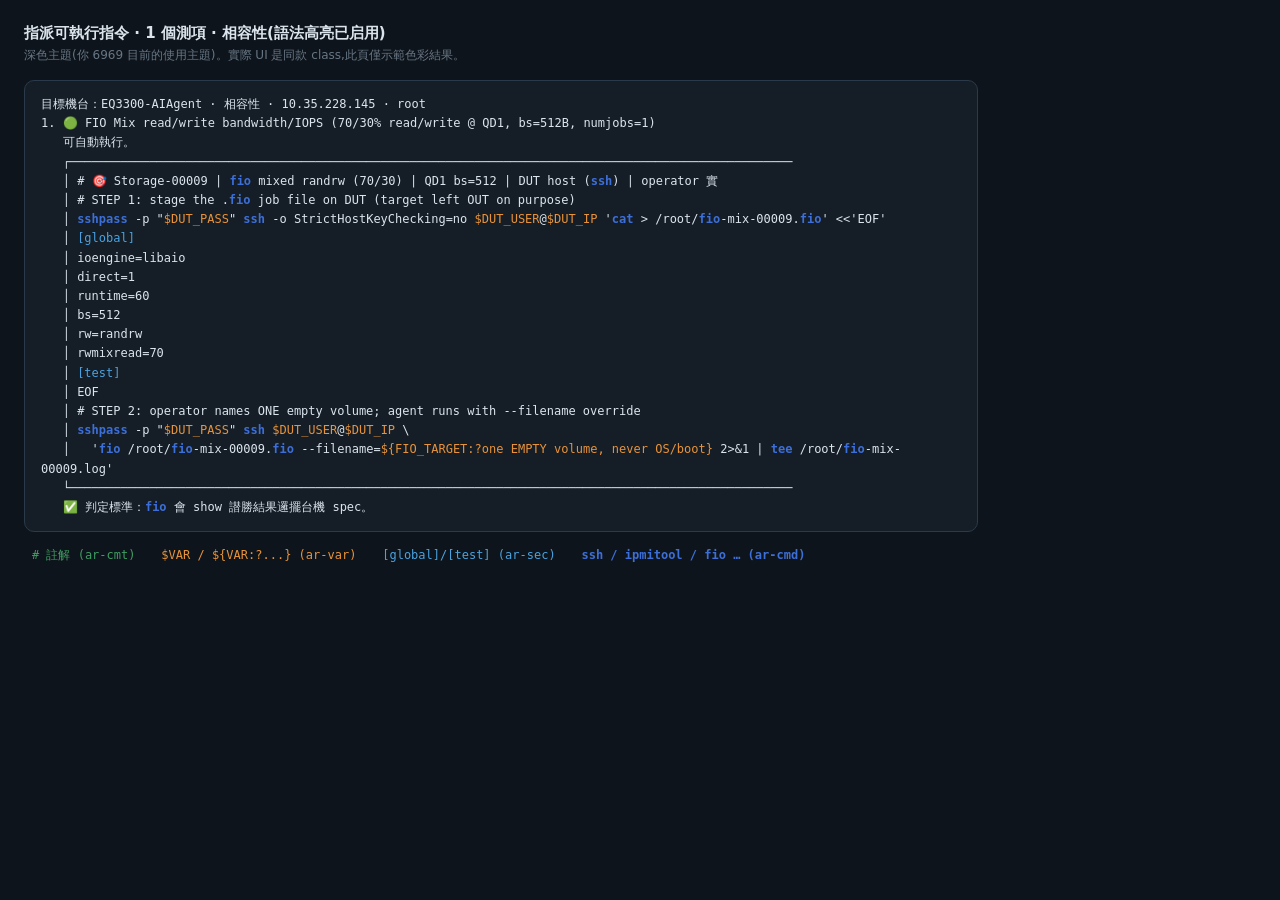
<file: static/highlight_demo.html>
<!DOCTYPE html>
<html lang="zh-Hant">
<head>
<meta charset="utf-8">
<title>6969 指派浮窗 — 語法高亮 Demo</title>
<style>
  body{background:#0e141b;color:#dbe4ec;font-family:system-ui,"Microsoft JhengHei",sans-serif;margin:0;padding:24px}
  h2{font-size:15px;margin:0 0 4px}
  .sub{color:#677684;font-size:12px;margin-bottom:16px}
  .ar-body{background:#151d26;border:1px solid #2b3a4a;border-radius:10px;padding:14px 16px;max-width:920px}
  .ar-pre{white-space:pre-wrap;word-break:break-word;font-family:ui-monospace,Menlo,Consolas,monospace;
          font-size:12px;line-height:1.6;color:#dbe4ec;margin:0}
  .ar-pre .ar-cmt{color:#3f9e63}
  .ar-pre .ar-var{color:#e8933a}
  .ar-pre .ar-sec{color:#4aa3e0}
  .ar-pre .ar-cmd{color:#3d6fd9;font-weight:600}
  .legend{margin-top:14px;font-size:12px;color:#96a4b0}
  .sw{display:inline-block;padding:1px 8px;border-radius:4px;font-family:ui-monospace,monospace;margin-right:6px}
</style>
</head>
<body>
<h2>指派可執行指令 · 1 個測項 · 相容性(語法高亮已启用)</h2>
<div class="sub">深色主題(你 6969 目前的使用主題)。實際 UI 是同款 class,此頁僅示範色彩結果。</div>
<div class="ar-body"><pre class="ar-pre" id="pre"></pre></div>
<div class="legend">
  <span class="sw" style="color:#3f9e63"># 註解 (ar-cmt)</span>
  <span class="sw" style="color:#e8933a">$VAR / ${VAR:?...} (ar-var)</span>
  <span class="sw" style="color:#4aa3e0">[global]/[test] (ar-sec)</span>
  <span class="sw" style="color:#3d6fd9;font-weight:600">ssh / ipmitool / fio … (ar-cmd)</span>
</div>
<script>
function arEscapeHl(s) {
  return String(s).replace(/&/g, "&amp;").replace(/</g, "&lt;").replace(/>/g, "&gt;");
}
function arHlLine(raw) {
  var pm = raw.match(/^\s*(?:\u2502\s*)*/);
  if (pm && pm.length < raw.length && raw.charAt(pm.length) === "#") {
    return arEscapeHl(raw.slice(0, pm.length)) +
           '<span class="ar-cmt">' + arEscapeHl(raw.slice(pm.length)) + "</span>";
  }
  var TOK = /(\$[A-Za-z_][A-Za-z0-9_]*|\$\{[^\{\}]*\})|(\[[A-Za-z][A-Za-z0-9_.+~-]*\])|(\b(?:sshpass|ssh|sudo|ipmitool|curl|wget|fio|cat|echo|printf|grep|egrep|awk|sed|head|tail|tee|ls|cp|mv|apt-get|apt|dmesg|lscpu|lspci|dmidecode|ethtool|snmpget|jq|bash|sh|python3|python|timeout|nohup|mst|devlink|nvsm|rvs|rsmi|nvidia-smi|dcgmi|storcli|sas3ircu|ssacli|iperf3|iperf|systemctl|nvme|hdparm|smartctl|redis-cli|stress-ng|lshw|ping|ifconfig|reboot)\b)/g;
  var out = "", last = 0, m;
  TOK.lastIndex = 0;
  while ((m = TOK.exec(raw)) !== null) {
    if (m.index > last) out += arEscapeHl(raw.slice(last, m.index));
    if (m[1] != null) out += '<span class="ar-var">' + arEscapeHl(m[1]) + "</span>";
    else if (m[2] != null) out += '<span class="ar-sec">' + arEscapeHl(m[2]) + "</span>";
    else if (m[3] != null) out += '<span class="ar-cmd">' + arEscapeHl(m[3]) + "</span>";
    last = m.index + m[0].length;
    if (m.index === TOK.lastIndex) TOK.lastIndex++;
  }
  out += arEscapeHl(raw.slice(last));
  return out;
}
var SAMPLE = [
  "\u76ee\u6a19\u6a5f\u53f0\uff1aEQ3300-AIAgent \u00b7 \u76f8\u5bb9\u6027 \u00b7 10.35.228.145 \u00b7 root",
  "1. \ud83d\udfe2 FIO Mix read/write bandwidth/IOPS (70/30% read/write @ QD1, bs=512B, numjobs=1)",
  "   \u53ef\u81ea\u52d5\u57f7\u884c\u3002",
  "   \u250c" + "\u2500".repeat(100),
  "   \u2502 # \ud83c\udfaf Storage-00009 | fio mixed randrw (70/30) | QD1 bs=512 | DUT host (ssh) | operator \u5be6",
  "   \u2502 # STEP 1: stage the .fio job file on DUT (target left OUT on purpose)",
  "   \u2502 sshpass -p \"$DUT_PASS\" ssh -o StrictHostKeyChecking=no $DUT_USER@$DUT_IP 'cat > /root/fio-mix-00009.fio' <<'EOF'",
  "   \u2502 [global]",
  "   \u2502 ioengine=libaio",
  "   \u2502 direct=1",
  "   \u2502 runtime=60",
  "   \u2502 bs=512",
  "   \u2502 rw=randrw",
  "   \u2502 rwmixread=70",
  "   \u2502 [test]",
  "   \u2502 EOF",
  "   \u2502 # STEP 2: operator names ONE empty volume; agent runs with --filename override",
  "   \u2502 sshpass -p \"$DUT_PASS\" ssh $DUT_USER@$DUT_IP \\",
  "   \u2502   'fio /root/fio-mix-00009.fio --filename=${FIO_TARGET:?one EMPTY volume, never OS/boot} 2>&1 | tee /root/fio-mix-00009.log'",
  "   \u2514" + "\u2500".repeat(100),
  "   \u2705 \u5224\u5b9a\u6a19\u6e96\uff1afio \u6703 show \u8b5b\u52dd\u7d50\u679c\u908f\u64fa\u53f0\u6a5f spec\u3002"
].join("\n");
document.getElementById("pre").innerHTML = SAMPLE.split("\n").map(arHlLine).join("\n");
</script>
</body>
</html>
</file>
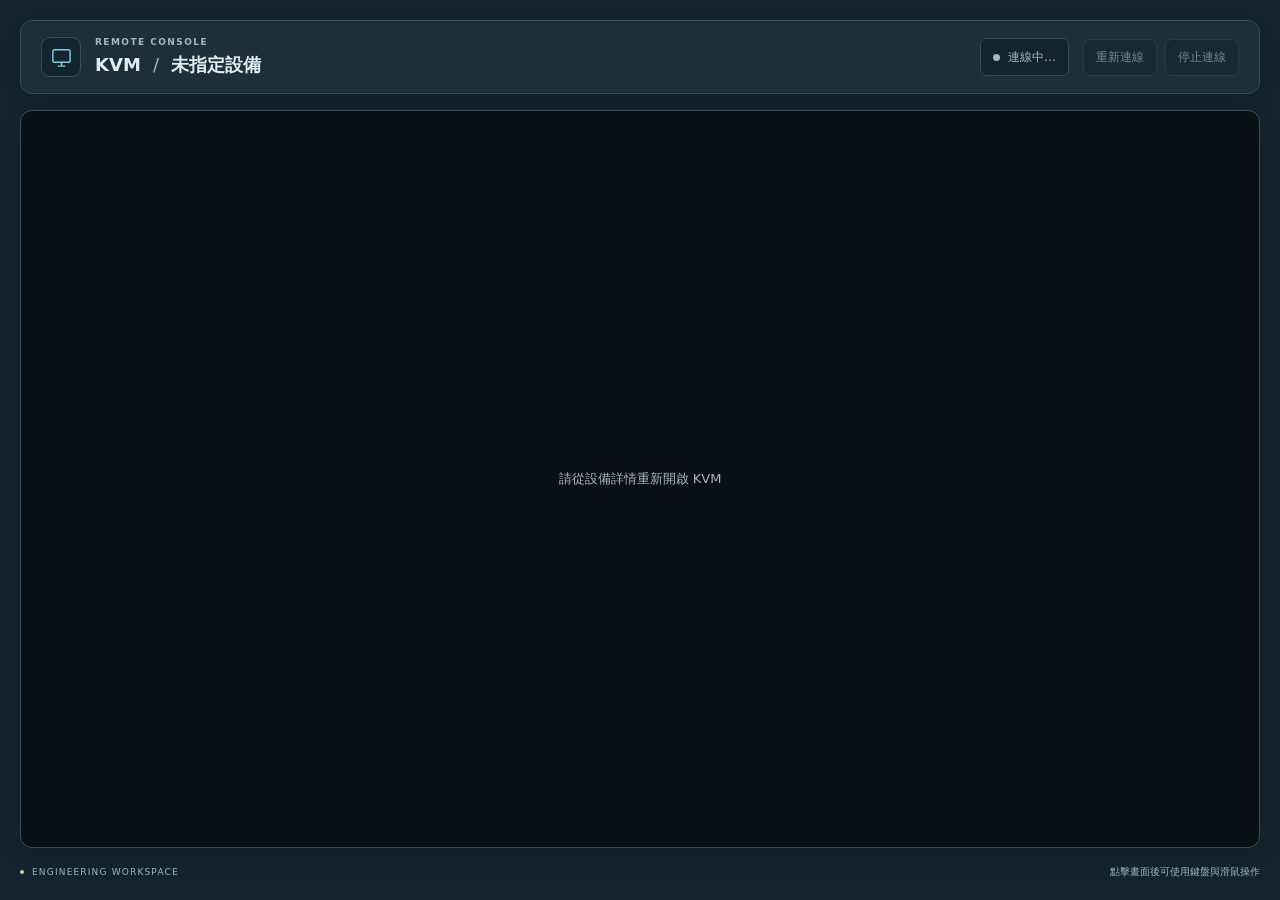
<file: static/kvm_solo.html>
<!DOCTYPE html>
<html lang="zh-Hant">
<head>
  <meta charset="utf-8">
  <meta name="viewport" content="width=device-width, initial-scale=1">
  <link rel="icon" href="data:,">
  <title>KVM</title>
  <script>
    // Match the opener and keep a separately opened console in sync with theme changes.
    (() => {
      let parentWindow;
      try { parentWindow = window.opener && !window.opener.closed ? window.opener : null; } catch (_) {}
      function setTheme(value) { document.documentElement.dataset.theme = value === 'light' ? 'light' : 'dark'; }
      try { setTheme(parentWindow?.document.documentElement.dataset.theme || localStorage.getItem('pa_theme')); }
      catch (_) { setTheme('dark'); }
      const onStorage = event => { if (event.key === 'pa_theme') setTheme(event.newValue); };
      const onTheme = event => setTheme(event.detail?.theme);
      window.addEventListener('storage', onStorage);
      try { parentWindow?.addEventListener('pa-theme-change', onTheme); } catch (_) {}
      window.addEventListener('pagehide', () => {
        window.removeEventListener('storage', onStorage);
        try { parentWindow?.removeEventListener('pa-theme-change', onTheme); } catch (_) {}
      }, { once: true });
    })();
  </script>
  <link rel="stylesheet" href="/static/css/equipment-workspace.css?v=20260924-tc1288">
  <link rel="stylesheet" href="/static/css/kvm-solo.css?v=20260924-ux1">
</head>
<body>
  <div id="app">
    <header id="head">
      <span class="grip" aria-hidden="true">&#x283f;</span>
      <span class="kvm-mark" aria-hidden="true"><svg viewBox="0 0 24 24" fill="none" stroke="currentColor" stroke-width="1.5"><rect x="3" y="4" width="18" height="13" rx="2"/><path d="M8 21h8m-4-4v4"/></svg></span>
      <div class="kvm-heading"><span class="kvm-eyebrow">REMOTE CONSOLE</span><h1>KVM <span class="kvm-separator">/</span> <span id="mname">&#x2026;</span></h1></div>
      <div class="kvm-connection" role="status" aria-live="polite"><span class="dot" id="st-dot" aria-hidden="true"></span><span id="st-lbl">&#x9023;&#x7dda;&#x4e2d;&#x2026;</span></div>
      <div class="kvm-actions"><button id="retry" type="button">&#x91cd;&#x65b0;&#x9023;&#x7dda;</button><button id="stop" type="button">&#x505c;&#x6b62;&#x9023;&#x7dda;</button></div>
    </header>
    <div id="stage">
      <div id="screen"></div>
      <div id="overlay" role="status" aria-live="polite">正在建立 KVM 連線…</div>
    </div>
    <footer id="kvm-foot"><span><i aria-hidden="true"></i>ENGINEERING WORKSPACE</span><span>&#x9ede;&#x64ca;&#x756b;&#x9762;&#x5f8c;&#x53ef;&#x4f7f;&#x7528;&#x9375;&#x76e4;&#x8207;&#x6ed1;&#x9f20;&#x64cd;&#x4f5c;</span></footer>
  </div>

  <script type="module" src="/static/js/kvm-solo.js?v=20260924-ux1"></script>
</body>
</html>
</file>
<file: static/css/equipment-workspace.css>
/* Engineering surfaces; remote framebuffer pixels are never recolored. */
:root{--ew-surface:#12242e;--ew-raised:#1b303b;--ew-line:#354e5b;--ew-text:#e2edf1;--ew-muted:#a2b8c3;--ew-blue:#82c9e2;--ew-green:#c0df8c}
:root[data-theme="light"]{--ew-surface:#f5f7f6;--ew-raised:#e5ecee;--ew-line:#b8c9d0;--ew-text:#183744;--ew-muted:#4c6672;--ew-blue:#006c93;--ew-green:#365c16}
.pd-hardware-body .os-scroll{max-height:none;overflow:visible;padding:0}
.pd-hardware-body .hw-grid{display:grid;grid-template-columns:minmax(0,1fr);gap:16px}
.pd-hardware-body .ew-inventory-section{position:relative;display:grid;grid-template-columns:112px minmax(0,1fr);background:var(--ew-surface);border:1px solid var(--ew-line);border-radius:14px;overflow:hidden;box-shadow:inset 0 1px 0 #ffffff12,0 8px 24px #00000008}
.pd-hardware-body .hw-label{padding:25px 18px;display:flex;flex-direction:column;gap:8px;background:linear-gradient(135deg,var(--ew-raised),transparent);color:var(--ew-blue);font-size:13px;font-weight:650;letter-spacing:.08em;border-right:1px solid var(--ew-line)}
.pd-hardware-body .hw-body{padding:22px;min-width:0;color:var(--ew-text)}
.pd-hardware-body .hw-line{padding:5px 0;line-height:1.8}
.pd-hardware-body .cpu-model{font-size:18px;letter-spacing:-.02em;color:var(--ew-text)}
.pd-hardware-body .cpu-spec,.pd-hardware-body .nic-bus{color:var(--ew-muted);font-size:12px;line-height:1.8}
.pd-hardware-body .ssd-grid,.pd-hardware-body .gpu-grid,.pd-hardware-body .nic-list{display:grid;grid-template-columns:repeat(2,minmax(0,1fr));gap:10px}
.pd-hardware-body .ssd-cell,.pd-hardware-body .gpu-cell,.pd-hardware-body .nic-cell{display:flex;flex-direction:column;align-items:flex-start;gap:8px;padding:16px;background:var(--ew-raised);border:1px solid var(--ew-line);border-radius:9px;min-width:0;overflow-wrap:anywhere;color:var(--ew-text)}
.pd-hardware-body .ssd-name,.pd-hardware-body .gpu-mem{color:var(--ew-blue);font:12px ui-monospace,monospace}
.pd-hardware-body .ssd-model,.pd-hardware-body .gpu-name,.pd-hardware-body .nic-model{color:var(--ew-text);font-size:13px;line-height:1.6}
.pd-hardware-body .ssd-size,.pd-hardware-body .gpu-util{color:var(--ew-muted)}
.pd-hardware-body .nic-top{display:flex;flex-wrap:wrap;gap:8px;align-items:center}
.pd-workspace .nic-type,.pd-workspace .nic-type.ib,.pd-workspace .nic-type.eth{color:var(--ew-blue);background:var(--ew-surface);border:1px solid var(--ew-line);padding:4px 8px;border-radius:5px;font-size:11px;line-height:1.4}
.pd-workspace .nic-type.ib{color:var(--ew-green)}
.pd-hardware-body .hw-raw{margin-top:22px;border-top:1px solid var(--ew-line);padding-top:16px;color:var(--ew-muted)}
.pd-hardware-body .hw-raw pre{max-height:360px;overflow:auto;white-space:pre-wrap}
/* Higher specificity retires legacy presentation !important rules in this panel only. */
#pd-panel-hardware .hw-grid{display:grid!important;grid-template-columns:1fr!important;gap:16px!important}
#pd-panel-hardware .ew-inventory-section{display:grid!important;grid-template-columns:105px minmax(0,1fr);padding:0!important;background:var(--ew-surface)!important;border:1px solid var(--ew-line)!important;border-radius:12px!important;color:var(--ew-text)!important}
#pd-panel-hardware .hw-label{justify-content:flex-start;align-items:flex-start;text-align:left;margin:0!important;font-size:12px!important;color:var(--ew-blue)!important;padding:22px 16px}
#pd-panel-hardware .hw-body{padding:20px}
#pd-panel-hardware .cpu-model b{font-size:17px;color:var(--ew-text)!important}
#pd-panel-hardware :is(.hw-line,.cpu-spec,.nic-bus,.ssd-size,.gpu-mem,.gpu-util){font-size:12px!important;color:var(--ew-muted)!important}
#pd-panel-hardware :is(.ssd-cell,.gpu-cell,.nic-cell){padding:13px!important;background:var(--ew-raised)!important;border-color:var(--ew-line)!important}
#pd-panel-hardware :is(.ssd-model,.ssd-name,.gpu-name,.nic-model){font-size:12px!important;color:var(--ew-text)!important}
#pd-panel-hardware .nic-type{color:var(--ew-blue)!important;background:var(--ew-surface)!important;border-color:var(--ew-line)!important;font-size:11px!important}
#pd-panel-hardware .nic-type.ib{color:var(--ew-green)!important}
.rack-hero .rack-hero-title{color:var(--ew-text)!important;background:none!important;-webkit-text-fill-color:var(--ew-text)!important}
.pd-hardware-stage .pa-hardware-visual{width:100%;height:100%;max-height:310px;object-fit:contain}
/* Device drawings are inspection subjects: never crop the right half as a hero image. */
.pd-workspace .pd-showcase-copy{width:42%;padding:26px 24px}
.pd-workspace .pd-showcase-copy p{max-width:100%;overflow-wrap:anywhere}
.pd-workspace .pd-showcase-copy h2{font-size:clamp(23px,1.6vw,30px)}
.pd-workspace .pd-hardware-stage.pd-neutral-chassis{width:56%;right:2%;top:20px;height:calc(100% - 76px)}
.pd-workspace .pd-neutral-chassis svg.pa-hardware-visual{display:block;width:100%;height:calc(100% - 26px);overflow:hidden;transform:none}
.pd-workspace .pd-neutral-chassis .pd-stage-caption{top:auto;bottom:0;left:5%;right:5%;font-size:8px;line-height:1.5;letter-spacing:0;white-space:normal}
.pd-inventory-summary:empty{display:none}
.ew-analysis{margin:24px 0 30px;padding:20px;border:1px solid var(--ew-line);border-left:3px solid var(--ew-blue);border-radius:12px;background:var(--ew-raised)}
.ew-analysis header>span{font-size:10px;letter-spacing:.16em;color:var(--ew-muted)}
.ew-analysis h3{font-size:17px;margin:6px 0 16px;color:var(--ew-text)}
.ew-analysis #sensor-ai{margin:0;padding:0;border:0;background:none;line-height:1.9;color:var(--ew-text)}
.ew-analysis #sensor-ai .hint{display:block;margin-top:14px;padding-top:12px;border-top:1px solid var(--ew-line);color:var(--ew-muted)}
.ew-sdr-title{display:flex;justify-content:space-between;align-items:center;font-size:14px;color:var(--ew-text);margin:0 0 14px}.ew-sdr-title small{font-size:9px;letter-spacing:.13em;color:var(--ew-muted)}
.pd-sensor-card .sdr-scroll+.hint{display:block;margin:12px 0;color:var(--ew-muted)}
#kvm-overlay{background:var(--ew-surface)!important;color:var(--ew-text)!important;border:1px solid var(--ew-line);box-shadow:0 28px 90px #0006;font-family:inherit!important}
#kvm-head{background:var(--ew-raised)!important;border-color:var(--ew-line)!important;padding:16px!important;gap:12px!important}
#kvm-head>span:not(.spacer),#kvm-head label,#kvm-proj,#kvm-status,.kvm-bmc{color:var(--ew-muted)!important}
#kvm-status{background:var(--ew-surface)!important;border-color:var(--ew-line)!important;padding:10px 18px!important}
#kvm-master,#kvm-overlay button{background:var(--ew-surface)!important;color:var(--ew-text)!important;border:1px solid var(--ew-line)!important;border-radius:7px!important;padding:7px 10px!important}
#kvm-overlay button:hover{background:var(--ew-raised)!important;border-color:var(--ew-blue)!important}
#kvm-overlay :focus-visible,.ew-rack-deck :focus-visible{outline:2px solid var(--ew-blue);outline-offset:3px}
#kvm-grid{gap:18px!important;padding:18px!important;grid-template-columns:repeat(auto-fit,minmax(min(460px,100%),1fr))!important}
#kvm-grid .kvm-box{background:var(--ew-surface)!important;border-color:var(--ew-line)!important;border-radius:12px!important;box-shadow:0 8px 24px #0002}
#kvm-grid .kvm-box>div:first-child{background:var(--ew-raised)!important;border-color:var(--ew-line)!important;color:var(--ew-text);padding:12px!important;flex-wrap:wrap}
#kvm-grid .kvm-role{background:var(--ew-surface)!important;color:var(--ew-blue)!important;border-color:var(--ew-line)!important}
#kvm-grid .kvm-box>div:first-child b{color:var(--ew-text)!important}
#kvm-grid .oc-reason{color:var(--ew-muted)!important}
#kvm-banner{background:var(--ew-raised)!important;color:var(--ew-text)!important;border-bottom:1px solid var(--ew-line)}
.ew-view-switch{display:flex;gap:10px;align-items:center;flex-wrap:wrap;margin:20px 0}.ew-view-switch .rack-subtabs{display:contents;margin-left:0}.ew-view-switch #ew-rack-add{margin-left:auto}
.rack-hero{flex-wrap:wrap!important;gap:12px!important;align-items:center!important;padding:24px!important}.rack-hero-left{flex:1 1 55%;min-width:260px}.rack-hero-title{font-size:26px!important}.rack-hero-sub,.rack-hero-desc{max-width:650px;line-height:1.65!important}.rack-hero>.spacer{display:none}.rack-hero .rack-sel{flex:0 1 330px;display:flex;align-items:center;gap:12px;white-space:nowrap}.rack-hero .rack-sel select{min-width:180px}.rack-hero>.btn{flex:0 0 auto}.rack-hero>.rack-sel+.btn{margin-left:0}.rack-status-legend{flex-wrap:wrap;line-height:1.8}
.ew-rack-deck{display:grid;grid-template-columns:minmax(0,1fr) 330px;overflow:hidden;border:1px solid var(--ew-line);border-radius:18px;background:var(--ew-surface)}
.ew-rack-stage{position:relative;min-width:0;background:radial-gradient(ellipse at 50% 44%,#00739318,transparent 64%)}
.ew-rack-stage>header{display:flex;justify-content:space-between;align-items:center;padding:24px 28px;color:var(--ew-muted)}
.ew-rack-stage h2{font-size:24px;color:var(--ew-text);margin:8px 0 0}
#ew-rack-canvas{display:block;width:100%;height:590px;cursor:grab;outline-offset:-3px}#ew-rack-canvas:active{cursor:grabbing}
.ew-rack-camera{display:flex;justify-content:center;flex-wrap:wrap;gap:8px;padding:10px 20px}.ew-orbit-hint{font-size:11px;color:var(--ew-muted);text-align:center;padding:0 20px 18px}
.ew-rack-aside{padding:25px;border-left:1px solid var(--ew-line);background:linear-gradient(135deg,var(--ew-raised),var(--ew-surface));min-width:0}
.ew-rack-aside>label{display:block;font-size:11px;letter-spacing:.07em;color:var(--ew-muted);margin-bottom:12px}.ew-rack-aside>select{width:100%;padding:10px;background:var(--ew-surface);color:var(--ew-text);border:1px solid var(--ew-line);border-radius:8px;margin-bottom:28px}
#ew-rack-inspector h2{font-size:22px;overflow-wrap:anywhere;color:var(--ew-text)}#ew-rack-inspector svg{width:100%;height:180px}.ew-illustration-note{font-size:10px;line-height:1.7;color:var(--ew-muted)}
#ew-rack-inspector dl>div{padding:16px 0;border-bottom:1px solid var(--ew-line)}#ew-rack-inspector dt{font-size:11px;letter-spacing:.07em;color:var(--ew-muted)}#ew-rack-inspector dd{margin:8px 0 0;font:inherit;font-size:13px;line-height:1.65;font-variant-numeric:tabular-nums;color:var(--ew-text);overflow-wrap:anywhere}.ew-inspector-actions{display:flex;gap:10px;flex-wrap:wrap;margin-top:24px}.ew-inspector-empty{color:var(--ew-muted);line-height:1.8}
.ew-rack-support{display:grid;grid-template-columns:minmax(0,1fr) minmax(300px,.7fr);gap:22px;margin-top:22px}.ew-placement-warning,.ew-gl-fallback{padding:20px;border:1px solid var(--ew-line);border-radius:12px;margin:20px;color:var(--ew-text)}
@media(max-width:1200px){.ew-rack-deck{grid-template-columns:minmax(0,1fr) 290px}.pd-hardware-body .ssd-grid,.pd-hardware-body .gpu-grid,.pd-hardware-body .nic-list{grid-template-columns:1fr}}
@media(max-width:900px){.ew-rack-deck,.ew-rack-support{grid-template-columns:1fr}.ew-rack-aside{border-left:0;border-top:1px solid var(--ew-line)}.pd-hardware-body .ew-inventory-section{grid-template-columns:1fr}.pd-hardware-body .hw-label{border-right:0;border-bottom:1px solid var(--ew-line)}}
@media(prefers-reduced-motion:reduce){.ew-rack-deck *,.ew-inventory-section *{animation:none!important;transition:none!important}}
/* A neutral photographic stage keeps material differences legible in both themes. */
.ew-rack-deck{grid-template-columns:minmax(0,1fr) 340px;border-radius:14px;box-shadow:0 24px 60px #0002}
.ew-rack-stage{display:flex;flex-direction:column;background:radial-gradient(ellipse at 45% 35%,#23313b 0%,#111b23 47%,#0b1218 100%)}
.ew-rack-stage>header{padding:24px 28px 14px;gap:14px}
.ew-rack-stage h2{font-size:23px;letter-spacing:-.03em}
.ew-rack-summary{display:flex;gap:24px;flex-wrap:wrap;padding:0 28px 18px;border-bottom:1px solid #9bb7c514;color:#91a8b7;font-size:11px}
.ew-rack-summary b{font:14px ui-monospace,monospace;color:#d9e5ea;margin-right:4px;font-weight:500}
.ew-rack-viewport{position:relative;flex:1;min-height:0;isolation:isolate}
.ew-rack-viewport:before{content:'';position:absolute;left:20%;right:20%;height:10%;bottom:2%;background:radial-gradient(ellipse,#0006,transparent 68%);z-index:-1;pointer-events:none}
#ew-rack-canvas{height:clamp(570px,70vh,800px);touch-action:none}
.ew-stage-mark{position:absolute;left:28px;bottom:22px;font:22px ui-monospace,monospace;letter-spacing:.04em;color:#718795;pointer-events:none}
.ew-stage-mark small{font:8px ui-monospace,monospace;letter-spacing:.13em;color:#718795}
.ew-rack-camera{padding:12px 20px 8px;align-items:center}
.ew-camera-divider{height:18px;border-left:1px solid var(--ew-line);margin:0 5px}
.ew-orbit-hint{font-size:10px;line-height:1.6;margin:6px 0 0;padding-bottom:18px}
.ew-rack-aside{padding:25px 24px;background:linear-gradient(140deg,#1e303c,#14222d 80%)}
.ew-rack-aside>select{margin-bottom:26px;font-size:11px;min-height:42px}
.ew-identity-top{display:flex;justify-content:space-between;align-items:center;gap:10px}
.ew-identity-top .pd-eyebrow{font-size:9px;letter-spacing:.10em;line-height:1.7}
.ew-size-badge{font:12px ui-monospace,monospace;padding:5px 8px;border:1px solid var(--ew-line);border-radius:4px;color:var(--ew-text)}
#ew-rack-inspector h2{font-size:22px;font-weight:500;letter-spacing:-.04em;margin:12px 0 22px;line-height:1.35}
.ew-device-elevation{padding:12px 0 10px;border-block:1px solid var(--ew-line)}
#ew-rack-inspector .ew-device-elevation svg{height:135px;filter:drop-shadow(0 9px 8px #0004)}
.ew-device-elevation>span{display:block;font:inherit;font-size:10px;letter-spacing:.06em;text-align:right;color:var(--ew-muted)}
.ew-focus{width:100%;margin-top:14px;min-height:35px}
.ew-illustration-note{font-size:9px;line-height:1.6;margin:12px 0 4px}
#ew-rack-inspector dl{margin:12px 0 0}#ew-rack-inspector dl>div{padding:14px 0}
#ew-rack-inspector dd small{display:block;font-size:10px;font-family:inherit;color:var(--ew-muted);margin-top:7px}
.ew-rack-viewport:has(#ew-rack-canvas[data-rack-focus]:not([data-rack-focus=""])) .ew-stage-mark{display:none}
.ew-inspector-actions{margin-top:20px}.ew-inspector-actions .btn{font-size:11px}
.mgx-dot.mgx-nvlink,.mgx-legend .mgx-nvlink{background:#9baebc}
.rm-cell.mgx-nvlink{border-left:3px solid #a4b6c4;background:linear-gradient(150deg,#3c4852,#233340)}
.ew-rack-deck.is-expanded{position:fixed;inset:18px;z-index:1050;max-width:none;margin:0!important;box-shadow:0 0 0 30px #081018ed,0 20px 100px #000a;grid-template-columns:minmax(0,1fr) 350px}
.ew-rack-deck.is-expanded .ew-rack-stage{min-height:0;overflow:hidden}
.ew-rack-deck.is-expanded #ew-rack-canvas{height:100%;position:absolute;inset:0}
.ew-rack-deck.is-expanded .ew-rack-aside{overflow:auto;overscroll-behavior:contain}
.ew-rack-deck.is-expanded .ew-rack-camera{flex-shrink:0}
:root[data-theme="light"] .ew-rack-stage{background:radial-gradient(ellipse at 45% 35%,#fff,#eff2f3 60%,#dfe5e8)}
:root[data-theme="light"] .ew-rack-aside{background:linear-gradient(140deg,#fff,#edf1f1 80%)}
:root[data-theme="light"] .ew-rack-summary{color:#526b79;border-color:#718b9829}
:root[data-theme="light"] .ew-rack-summary b{color:#183744}
:root[data-theme="light"] .ew-rack-deck.is-expanded{box-shadow:0 0 0 30px #dae3e8eb,0 20px 100px #142a3a40}
:root[data-theme="light"] .ew-rack-viewport:before{opacity:.3}
:root[data-theme="light"] .rm-cell.mgx-nvlink{background:linear-gradient(150deg,#e4dcc6,#cbbd9c);border-color:#9a8a68;border-left-color:#8a754b}
:root[data-theme="light"] .rm-cell.mgx-nvlink .rm-name{color:#20343e;text-shadow:none}
:root[data-theme="light"] .rm-cell.mgx-nvlink .rm-ip{color:#344b56;text-shadow:none}
:root[data-theme="light"] .rm-cell.mgx-nvlink .rm-u-tag{color:#344b56;border-color:#7e725a}
:root[data-theme="light"] .rm-cell.mgx-nvlink:hover{background:linear-gradient(150deg,#ede5d0,#d7c9a8)}
:root[data-theme="light"] .rm-cell.mgx-nvlink:focus-within{outline:2px solid #006c93;outline-offset:1px}
@media(max-width:1200px){.ew-rack-deck{grid-template-columns:minmax(0,1fr) 300px}.ew-rack-aside{padding:20px}.ew-rack-summary{gap:15px}}
@media(max-width:900px){.ew-rack-deck{grid-template-columns:1fr}.ew-rack-deck.is-expanded{inset:8px;grid-template-columns:minmax(0,1fr) 260px}.ew-rack-deck.is-expanded .ew-rack-aside{border-left:1px solid var(--ew-line)}.ew-stage-mark{font-size:15px;left:18px}.ew-rack-summary{font-size:10px}}
@media(max-width:760px){.pd-workspace .pd-showcase{height:auto;min-height:420px;padding-bottom:50px}.pd-workspace .pd-showcase-copy{width:100%;padding-bottom:5px}.pd-workspace .pd-hardware-stage.pd-neutral-chassis{position:relative;width:90%;right:auto;top:auto;height:190px;margin:0 auto}}

/* CDU placement shares the existing rack controls and never reserves a U cell externally. */
.cdu-config>label,.cdu-config #cdu-placement>label{display:block;font-size:12px;color:var(--text-faint);margin:14px 0 7px}
.cdu-config .input{display:block;width:100%;padding:10px;box-sizing:border-box}
.cdu-existing,.cdu-location-note{border:1px solid var(--ew-line);border-radius:8px;padding:12px;font-size:12px;line-height:1.8}
.cdu-config .cdu-conflict{color:#ffb591;font-size:12px;line-height:1.8;padding:12px;border:1px solid #d7775544;background:#7c35221c;border-radius:8px}
.ew-external-cdu{display:flex;justify-content:space-between;align-items:center;gap:14px;padding:16px 20px;border:1px solid var(--ew-line);border-radius:10px;margin:12px 0;background:var(--ew-raised)}
.ew-external-cdu strong,.ew-external-cdu span{display:block}.ew-external-cdu span{font-size:11px;color:var(--ew-muted);margin-top:5px}
.ew-flow-note{display:flex;flex-wrap:wrap;justify-content:center;gap:7px 16px;margin:8px 14px;font-size:10px;color:var(--ew-muted)}
.ew-network-status{margin:10px 16px;padding:10px 12px;border:1px solid var(--ew-line);border-radius:8px;font-size:11px;color:var(--ew-muted);line-height:1.6}
.ew-network-status p{margin:2px 0}.ew-led-legend{display:flex;flex-wrap:wrap;gap:5px 14px}.ew-led-legend span{display:inline-flex;align-items:center;gap:5px}.ew-led-legend i{width:6px;height:6px;border-radius:50%;display:inline-block}.ew-led-up{background:#20b572}.ew-led-down{background:#df3e43}.ew-led-unknown{background:#87949a}.ew-ping-detail{border-top:1px solid var(--ew-line);padding-top:10px}.ew-ping-detail dd small{display:block;margin-top:4px}
.rack-ping-result{display:flex;align-items:center;gap:12px;margin:0 0 14px;padding:10px 13px;border:1px solid var(--ew-line);border-radius:8px;background:var(--ew-raised);font-size:11px;line-height:1.55}.rack-ping-result.is-ok{border-left:3px solid #20b572}.rack-ping-result.is-failed{display:block;border-left:3px solid #df3e43}.rack-ping-result>span{margin-left:auto;color:var(--ew-muted)}.rack-ping-result summary{cursor:pointer;font-weight:600;color:var(--ew-text)}.rack-ping-failure-list{display:flex;gap:7px 14px;flex-wrap:wrap;max-height:92px;overflow:auto;margin-top:8px;padding-top:8px;border-top:1px solid var(--ew-line)}.rack-ping-failure-list span{color:var(--ew-muted)}.rack-ping-failure-list code{color:var(--ew-text)}.ew-rack-support-single{grid-template-columns:minmax(0,1fr)}
.ew-flow-blue{color:#72baff}.ew-flow-red{color:#ff9c91}
:root[data-theme="light"] .cdu-config .cdu-conflict{color:#923819}:root[data-theme="light"] .ew-flow-blue{color:#175a99}:root[data-theme="light"] .ew-flow-red{color:#b03d34}
#ew-rack-add{margin-left:auto}

/* Keep rack and CDU detail navigation usable beside the equipment drawings on mobile. */
@media(max-width:760px){
 body:is([data-product-view="rack"], [data-product-view="machine"]:has(.pd-workspace[data-component-type="cdu"])) .layout{flex-direction:column}
 body:is([data-product-view="rack"], [data-product-view="machine"]:has(.pd-workspace[data-component-type="cdu"])) .sidebar{position:static;width:100%;height:auto;min-height:0;padding:8px 10px;border-right:0;border-bottom:1px solid var(--ew-line)}
 body:is([data-product-view="rack"], [data-product-view="machine"]:has(.pd-workspace[data-component-type="cdu"])) .sidebar .brand,body:is([data-product-view="rack"], [data-product-view="machine"]:has(.pd-workspace[data-component-type="cdu"])) .sidebar-foot,body:is([data-product-view="rack"], [data-product-view="machine"]:has(.pd-workspace[data-component-type="cdu"])) .nav-group{display:none}
 body:is([data-product-view="rack"], [data-product-view="machine"]:has(.pd-workspace[data-component-type="cdu"])) .nav{display:flex;gap:5px;padding:0;overflow:visible}
 body:is([data-product-view="rack"], [data-product-view="machine"]:has(.pd-workspace[data-component-type="cdu"])) .nav-btn{flex:1;min-width:0;min-height:43px;padding:8px 5px;gap:5px;margin:0}
 body:is([data-product-view="rack"], [data-product-view="machine"]:has(.pd-workspace[data-component-type="cdu"])) .nav-btn b{font-size:10px;white-space:normal}
 body:is([data-product-view="rack"], [data-product-view="machine"]:has(.pd-workspace[data-component-type="cdu"])) .nav-btn small,body:is([data-product-view="rack"], [data-product-view="machine"]:has(.pd-workspace[data-component-type="cdu"])) .nav-btn i,body:is([data-product-view="rack"], [data-product-view="machine"]:has(.pd-workspace[data-component-type="cdu"])) .nav-btn:before{display:none}
 body:is([data-product-view="rack"], [data-product-view="machine"]:has(.pd-workspace[data-component-type="cdu"])) .main{width:100%}
 body:is([data-product-view="rack"], [data-product-view="machine"]:has(.pd-workspace[data-component-type="cdu"])) .topbar{padding:0 12px;gap:7px;height:52px;min-height:52px}
 body:is([data-product-view="rack"], [data-product-view="machine"]:has(.pd-workspace[data-component-type="cdu"])) .p-top-label,body:is([data-product-view="rack"], [data-product-view="machine"]:has(.pd-workspace[data-component-type="cdu"])) .topbar .user{display:none}
 body:is([data-product-view="rack"], [data-product-view="machine"]:has(.pd-workspace[data-component-type="cdu"])) .page-title{flex:1;min-width:0}
 body:is([data-product-view="rack"], [data-product-view="machine"]:has(.pd-workspace[data-component-type="cdu"])) .content{padding:14px 10px 30px;max-width:100%}
 body[data-product-view="rack"] .rack-hero{padding:16px!important}
 body[data-product-view="rack"] .rack-hero-left{min-width:0;flex-basis:100%}
 body[data-product-view="rack"] .rack-hero .rack-sel{min-width:0;max-width:100%;flex-basis:100%}
 body[data-product-view="rack"] .rack-hero .rack-sel select{min-width:0;flex:1;width:0}
 body[data-product-view="rack"] .rack-hero-title{font-size:22px!important}
 .ew-rack-stage>header{flex-wrap:wrap;gap:10px;padding:18px}
 .ew-rack-summary{padding-inline:18px;gap:10px;flex-wrap:wrap}
 .ew-rack-camera{padding-inline:10px;gap:6px}
 .ew-view-switch{gap:7px}.ew-view-switch .btn{padding:8px 10px}
 #ew-rack-canvas{height:520px}
 .ew-rack-deck.is-expanded{display:flex;flex-direction:column;overflow:auto}
 .ew-rack-deck.is-expanded .ew-rack-stage{flex:none;overflow:visible}
 .ew-rack-deck.is-expanded #ew-rack-canvas{position:relative;height:55vh;min-height:320px}
 .ew-rack-deck.is-expanded .ew-rack-aside{overflow:visible;border-left:0}
 .ew-external-cdu{flex-wrap:wrap;gap:10px}
 .cdu-config{min-width:0}.cdu-config .input{max-width:100%}
}
</file>
<file: static/css/kvm-solo.css>
/* Shared engineering surfaces around an untouched, dark remote framebuffer. */
*{box-sizing:border-box}
html,body{margin:0;padding:0;height:100%;overflow:hidden}
body{font-family:Inter,"Segoe UI",system-ui,sans-serif;background:var(--ew-surface);color:var(--ew-text);color-scheme:dark}
:root[data-theme="light"] body{color-scheme:light}
#app{display:flex;flex-direction:column;height:100vh;height:100dvh;min-width:0;padding:20px;gap:16px}
#head{display:flex;align-items:center;gap:14px;padding:16px 20px;min-width:0;flex-wrap:wrap;border:1px solid var(--ew-line);border-radius:12px;background:var(--ew-raised);box-shadow:0 8px 24px #00000012;cursor:move;user-select:none}
.grip{color:var(--ew-muted);font-size:18px}
.kvm-mark{display:grid;place-items:center;width:40px;height:40px;flex:none;border:1px solid var(--ew-line);border-radius:9px;background:var(--ew-surface);color:var(--ew-blue)}
.kvm-mark svg{width:23px;height:23px}
.kvm-heading{min-width:0;flex:1}
.kvm-eyebrow{display:block;color:var(--ew-muted);font-size:9px;font-weight:650;letter-spacing:.16em;margin-bottom:5px}
h1{margin:0;font-size:18px;font-weight:600;line-height:1.4;overflow-wrap:anywhere}
.kvm-separator{color:var(--ew-muted);font-weight:400;margin:0 6px}
.kvm-connection{display:flex;align-items:center;gap:8px;max-width:100%;padding:9px 12px;background:var(--ew-surface);border:1px solid var(--ew-line);border-radius:7px;color:var(--ew-muted);font-size:12px;line-height:1.5;overflow-wrap:anywhere}
.dot{width:7px;height:7px;flex:none;border-radius:50%;background:var(--ew-muted)}
.dot.on{background:var(--ew-green)}
.dot.err{background:#df796e}
#stage{flex:1;min-height:0;position:relative;overflow:hidden;border:1px solid var(--ew-line);border-radius:12px;background:#080f15;box-shadow:0 8px 24px #0000001f}
#screen{position:absolute;inset:0;display:flex;align-items:center;justify-content:center}
#screen canvas{max-width:100%;max-height:100%}
#overlay{position:absolute;inset:0;display:flex;align-items:center;justify-content:center;padding:24px;text-align:center;color:#a2b8c3;font-size:13px;line-height:1.8;pointer-events:none}
#kvm-foot{display:flex;flex-wrap:wrap;align-items:center;justify-content:space-between;gap:8px 16px;color:var(--ew-muted);font-size:10px;line-height:1.6}
#kvm-foot>span:first-child{display:flex;align-items:center;gap:8px;font-size:9px;letter-spacing:.13em}
#kvm-foot i{width:4px;height:4px;background:var(--ew-green);border-radius:50%}
@media(max-width:560px){#app{padding:10px;gap:10px}#head{padding:12px;gap:10px}.grip{display:none}.kvm-mark{width:34px;height:34px}h1{font-size:15px}.kvm-connection{width:100%}#kvm-foot{font-size:9px}}

.kvm-actions{display:flex;gap:8px}.kvm-actions button{font:inherit;font-size:12px;padding:9px 12px;border:1px solid var(--ew-line);border-radius:7px;color:var(--ew-text);background:var(--ew-surface);cursor:pointer}.kvm-actions button:disabled{opacity:.45;cursor:default}#head{cursor:default}.grip{display:none}
</file>
